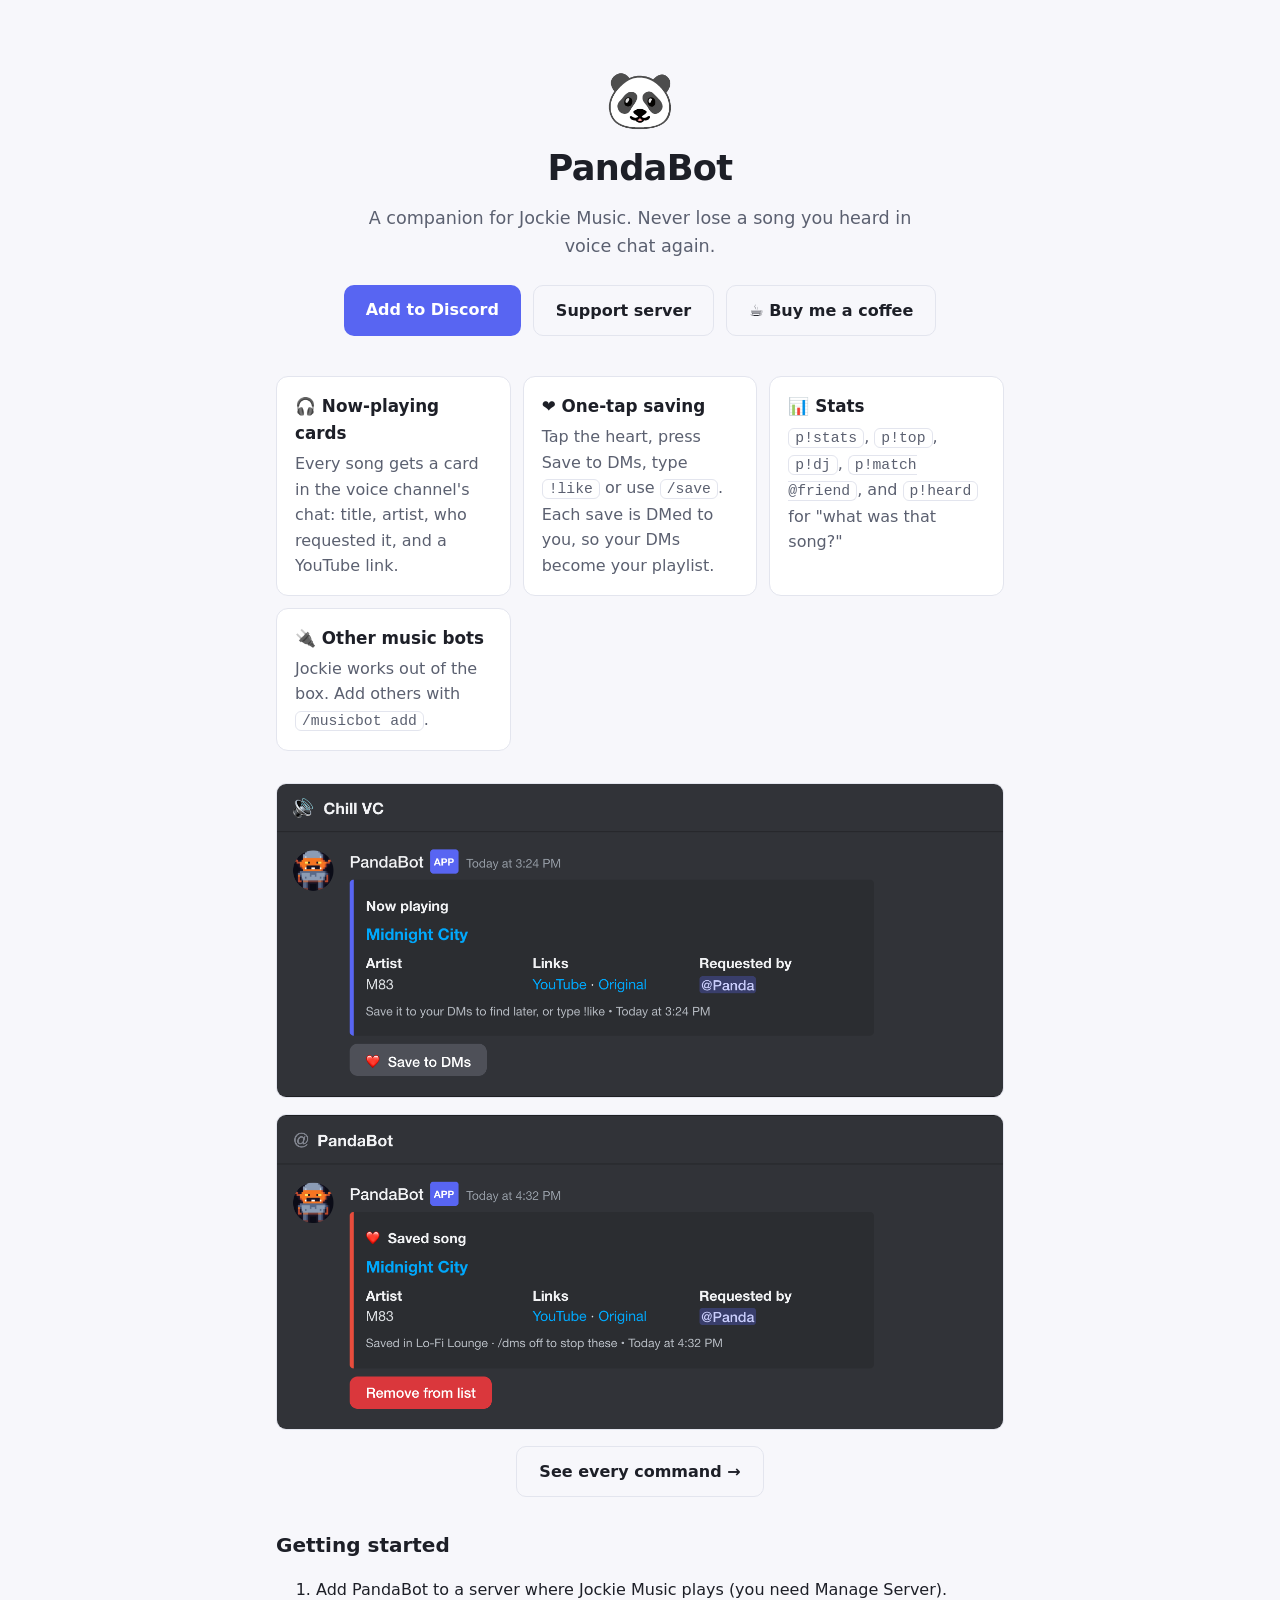
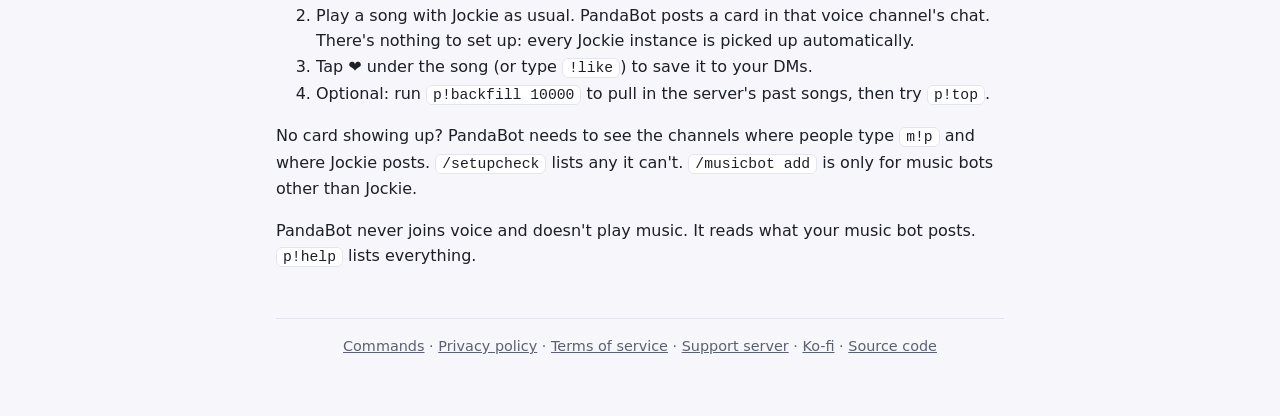
<file: site/index.html>
<!doctype html>
<html lang="en">
<head>
  <meta charset="utf-8">
  <meta name="viewport" content="width=device-width, initial-scale=1">
  <title>PandaBot for Discord</title>
  <meta name="description" content="A companion for Jockie Music: now-playing cards in voice chat, one-tap song saving with DM cards, and music stats.">
  <link rel="stylesheet" href="style.css">
</head>
<body>
<main>
  <header class="hero">
    <div class="logo">🐼</div>
    <h1>PandaBot</h1>
    <p class="lede">A companion for Jockie Music. Never lose a song you heard in voice chat again.</p>
    <div class="actions">
      <a class="button" href="https://discord.com/oauth2/authorize?client_id=1568403551665782835&amp;scope=bot+applications.commands&amp;permissions=117824">Add to Discord</a>
      <a class="button secondary" href="https://discord.gg/vvShzeYx5E">Support server</a>
      <a class="button secondary" href="https://ko-fi.com/jtatuncsoft/tip">☕ Buy me a coffee</a>
    </div>
  </header>

  <section class="grid">
    <div class="card"><h3>🎧 Now-playing cards</h3><p>Every song gets a card in the voice channel's chat: title, artist, who requested it, and a YouTube link.</p></div>
    <div class="card"><h3>❤️ One-tap saving</h3><p>Tap the heart, press Save to DMs, type <code>!like</code> or use <code>/save</code>. Each save is DMed to you, so your DMs become your playlist.</p></div>
    <div class="card"><h3>📊 Stats</h3><p><code>p!stats</code>, <code>p!top</code>, <code>p!dj</code>, <code>p!match @friend</code>, and <code>p!heard</code> for "what was that song?"</p></div>
    <div class="card"><h3>🔌 Other music bots</h3><p>Jockie works out of the box. Add others with <code>/musicbot add</code>.</p></div>
  </section>

  <section class="showcase">
    <img class="shot" src="img/commands/now-playing.png" width="720" height="310"
         alt="PandaBot's now-playing card in a voice channel's chat, with a Save to DMs button">
    <img class="shot" src="img/commands/dm-card.png" width="720" height="311" loading="lazy"
         alt="A saved song delivered to your DMs by PandaBot">
  </section>
  <p class="more"><a class="button secondary" href="commands.html">See every command →</a></p>

  <h2>Getting started</h2>
  <ol>
    <li>Add PandaBot to a server where Jockie Music plays (you need Manage Server).</li>
    <li>Play a song with Jockie as usual. PandaBot posts a card in that voice channel's chat. There's nothing to set up: every Jockie instance is picked up automatically.</li>
    <li>Tap ❤️ under the song (or type <code>!like</code>) to save it to your DMs.</li>
    <li>Optional: run <code>p!backfill 10000</code> to pull in the server's past songs, then try <code>p!top</code>.</li>
  </ol>
  <p>No card showing up? PandaBot needs to see the channels where people type <code>m!p</code> and where Jockie posts. <code>/setupcheck</code> lists any it can't. <code>/musicbot add</code> is only for music bots other than Jockie.</p>
  <p>PandaBot never joins voice and doesn't play music. It reads what your music bot posts. <code>p!help</code> lists everything.</p>

  <footer>
    <a href="commands.html">Commands</a> · <a href="privacy.html">Privacy policy</a> · <a href="terms.html">Terms of service</a> · <a href="https://discord.gg/vvShzeYx5E">Support server</a> · <a href="https://ko-fi.com/jtatuncsoft/tip">Ko-fi</a> · <a href="https://github.com/uncSoft/pandabot">Source code</a>
  </footer>
</main>
</body>
</html>
</file>
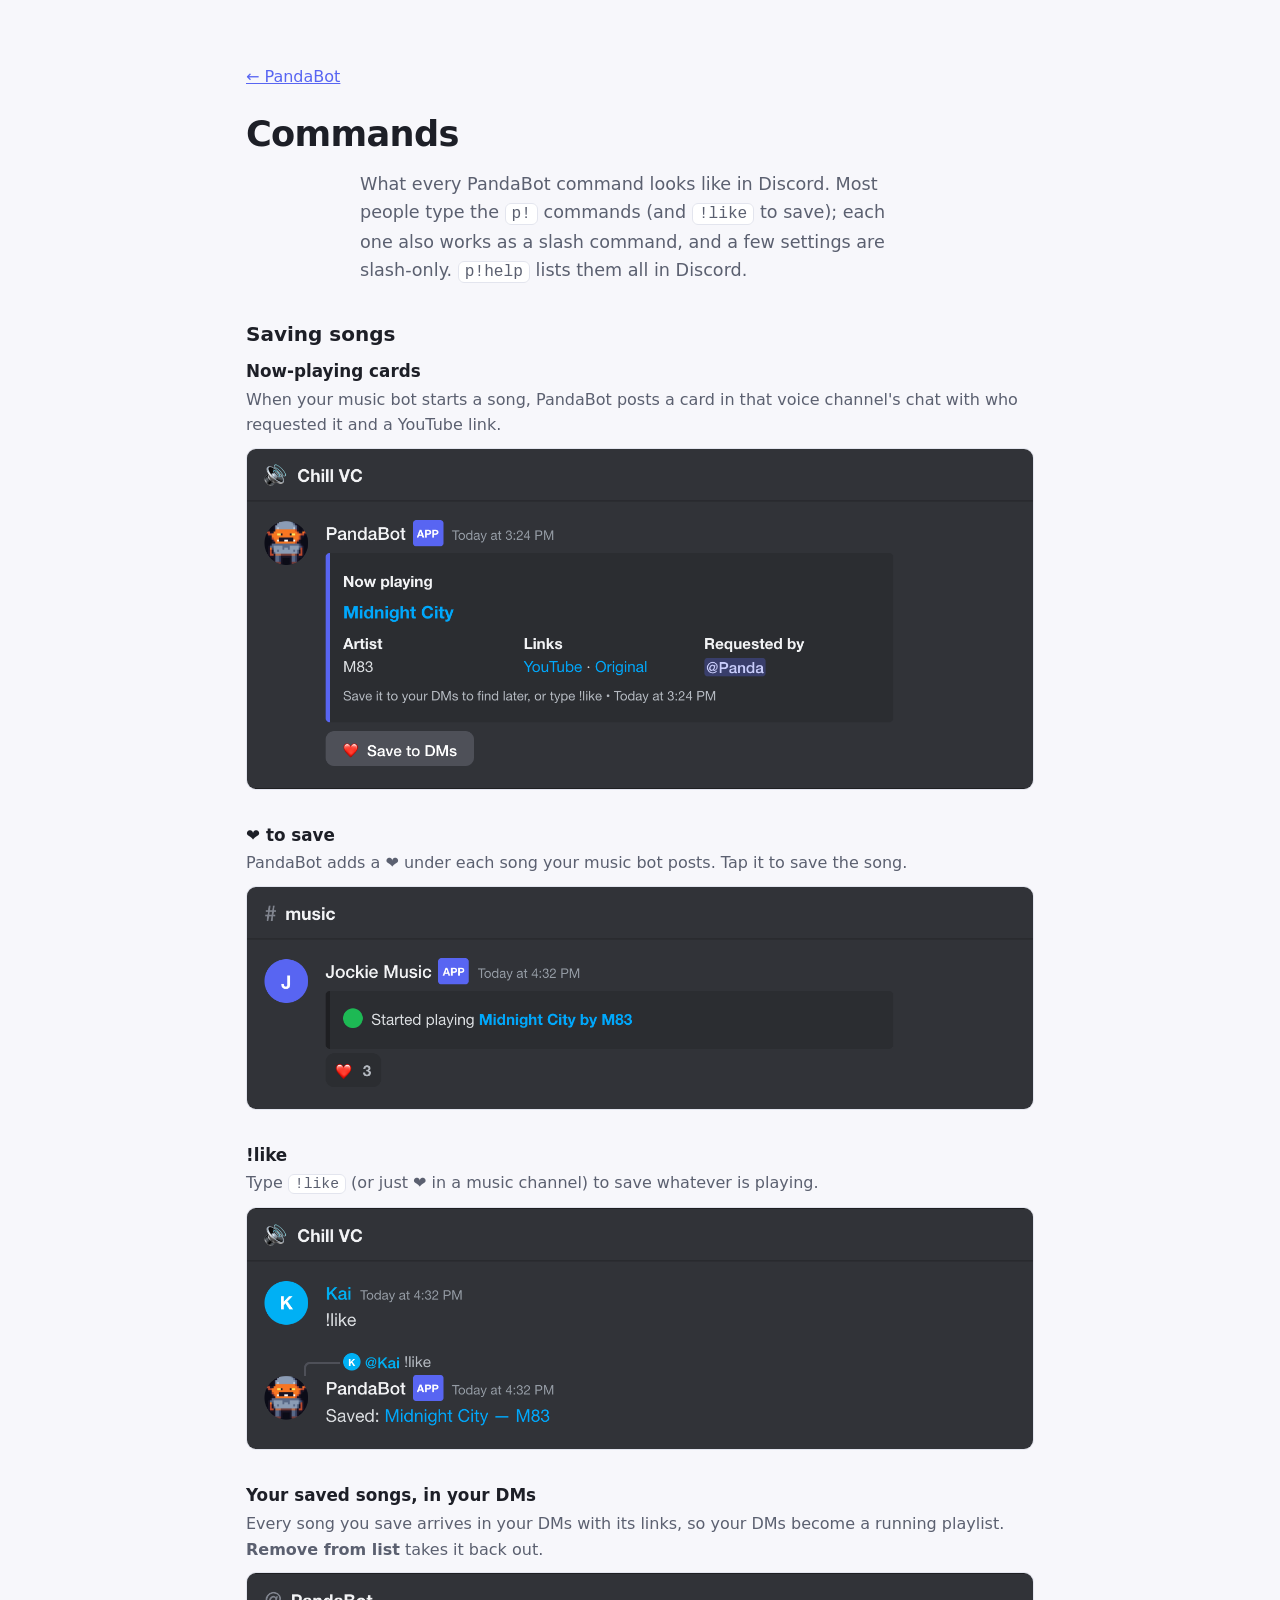
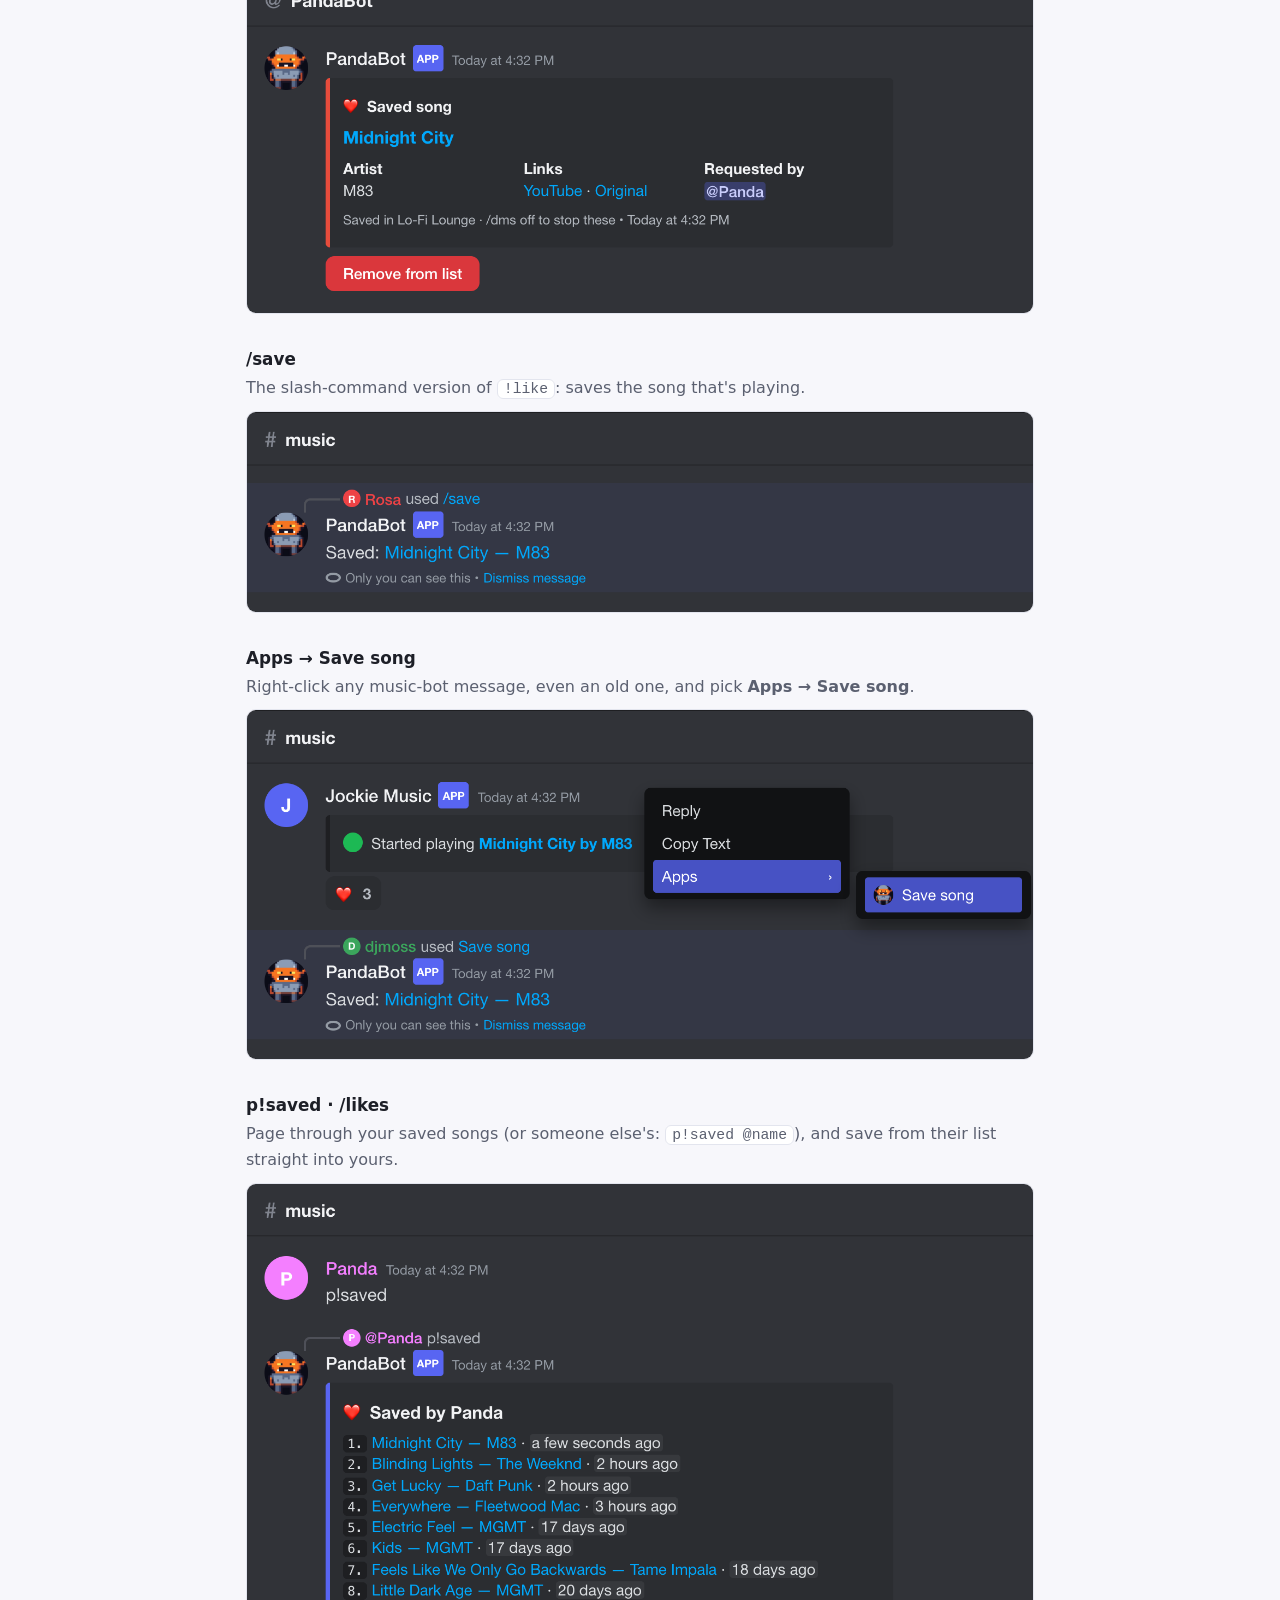
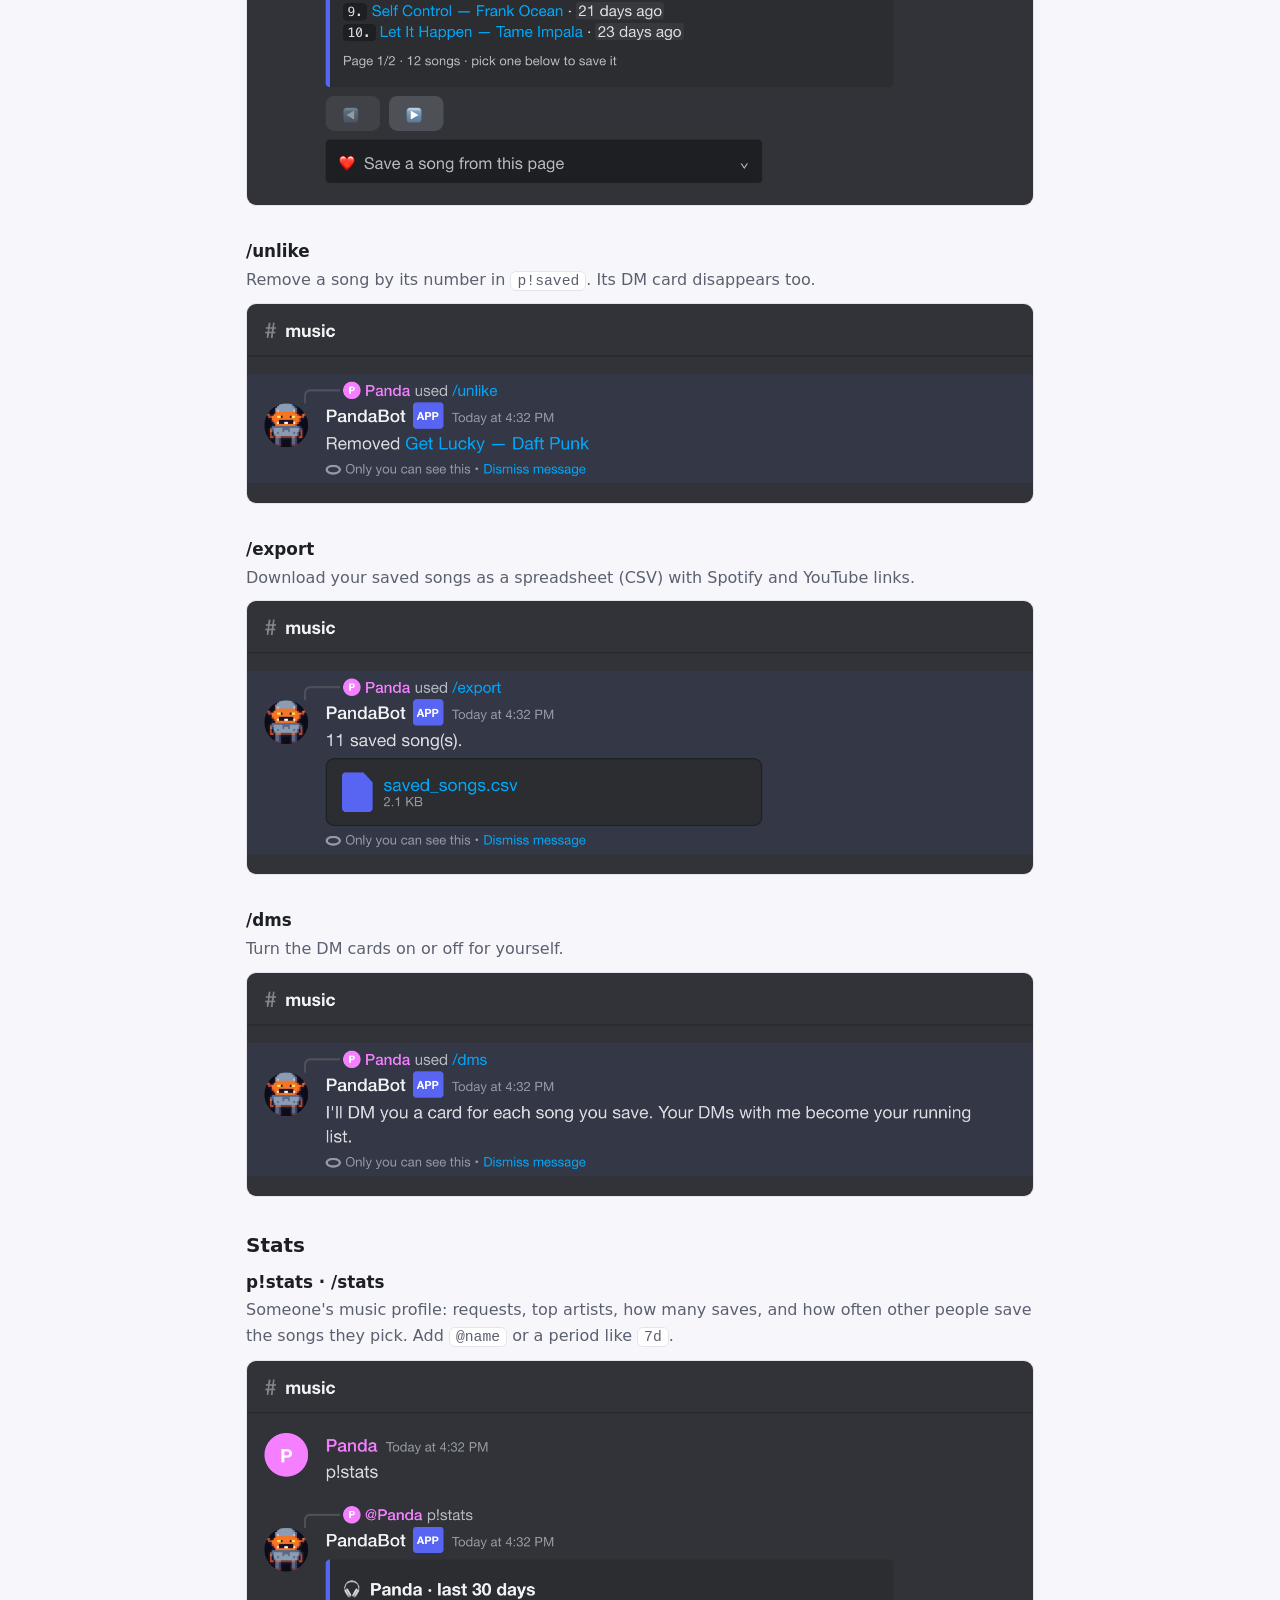
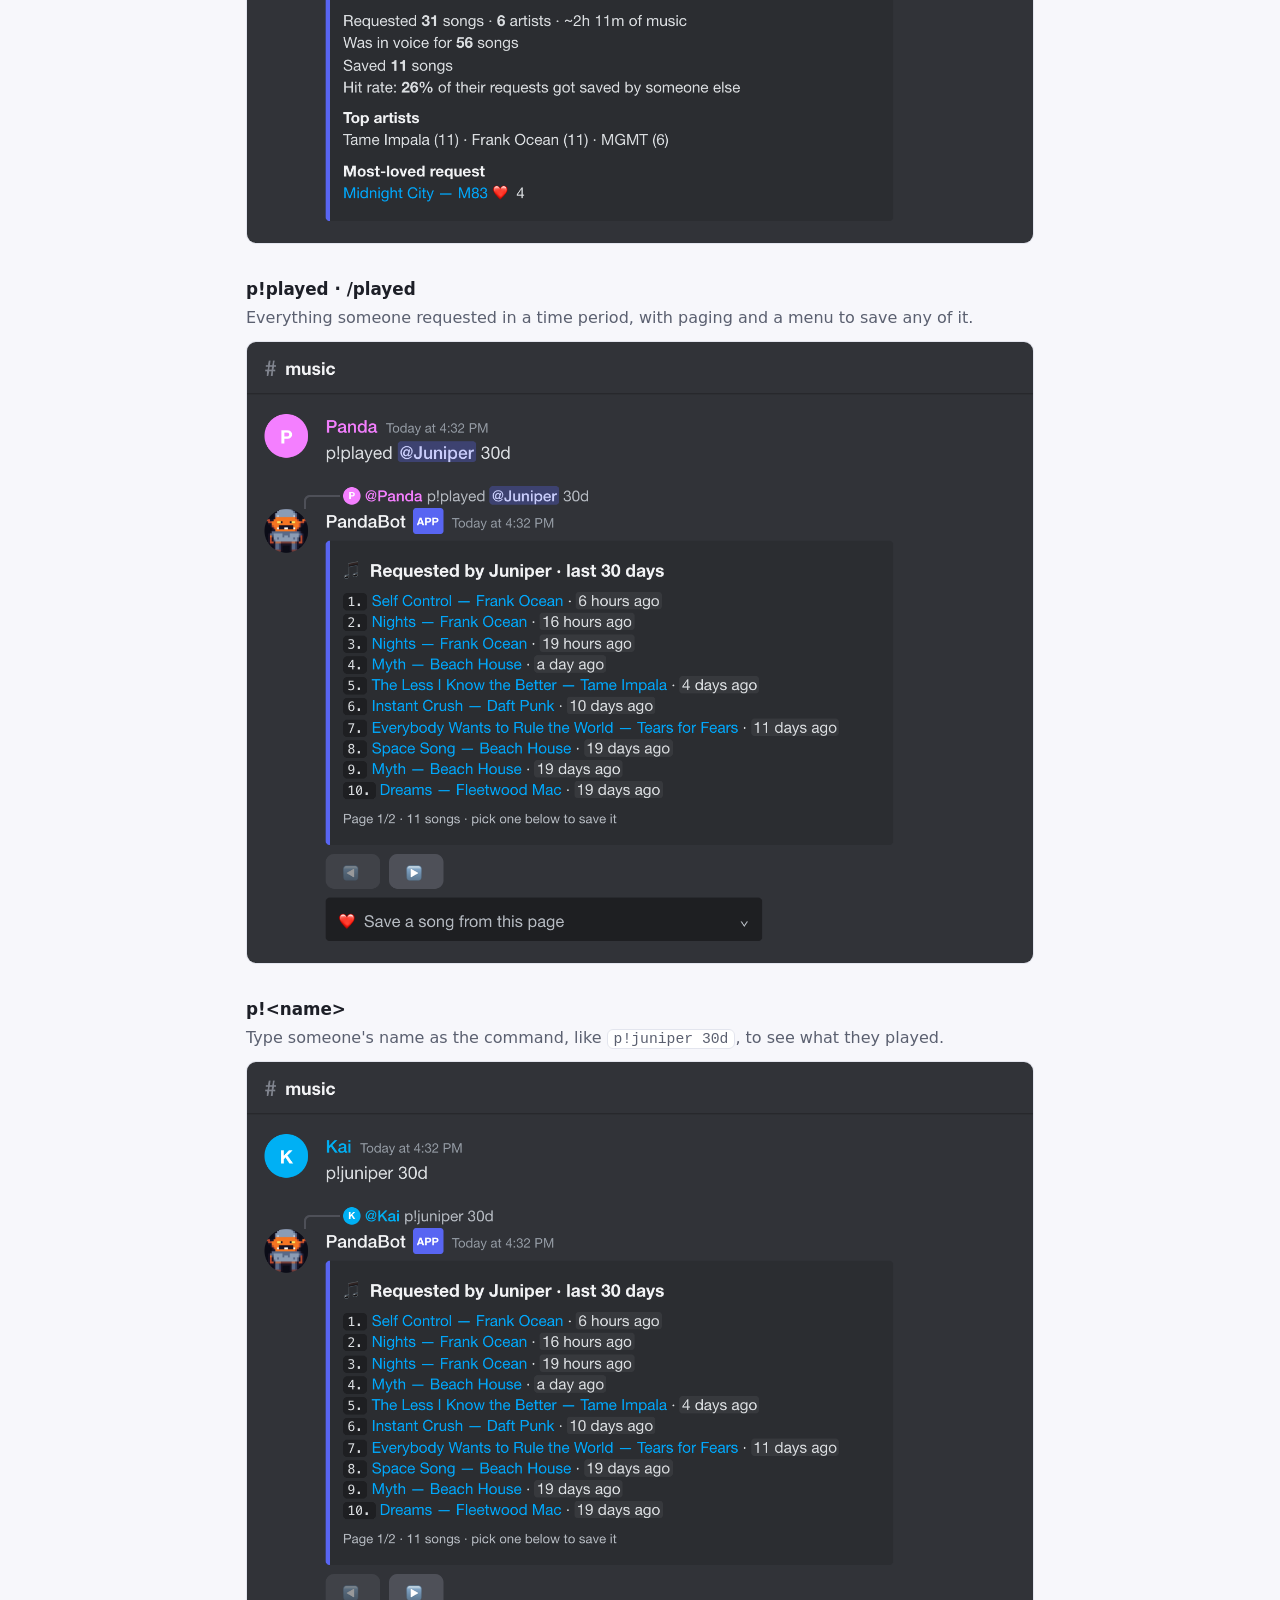
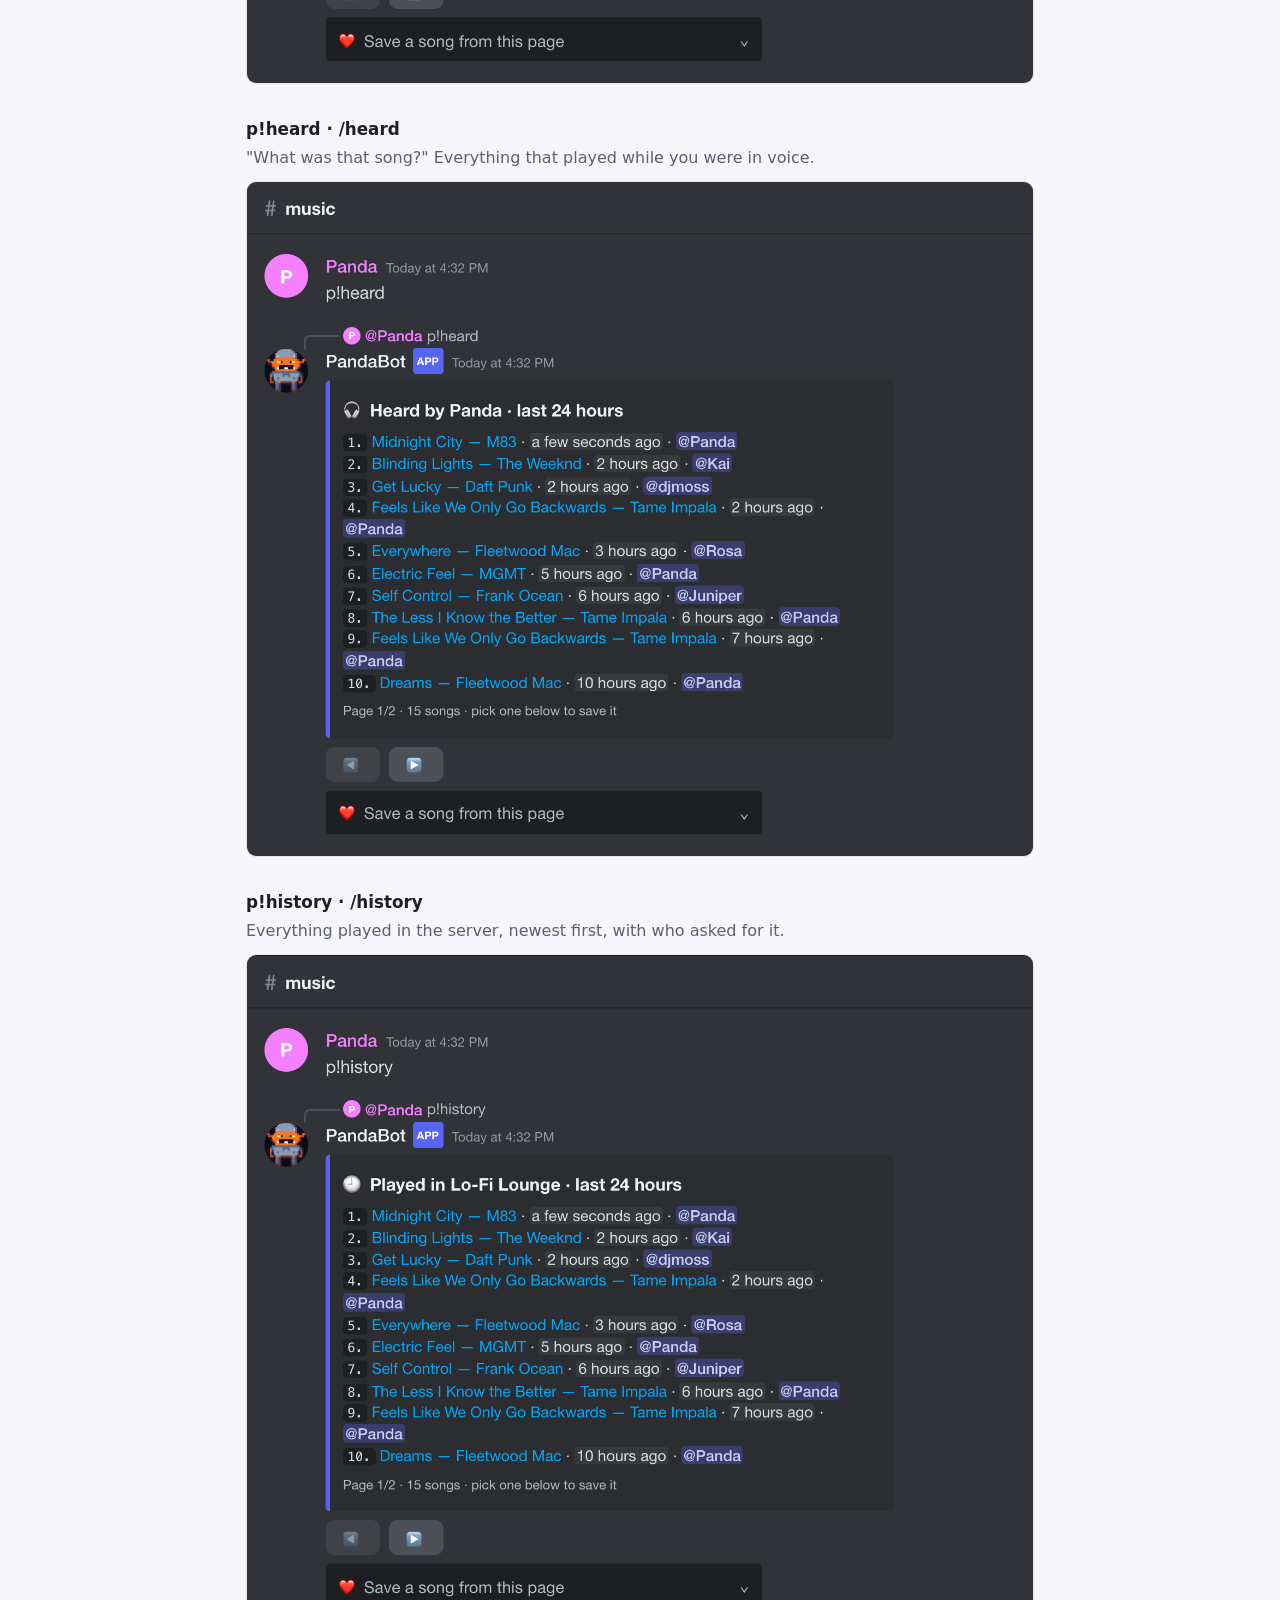
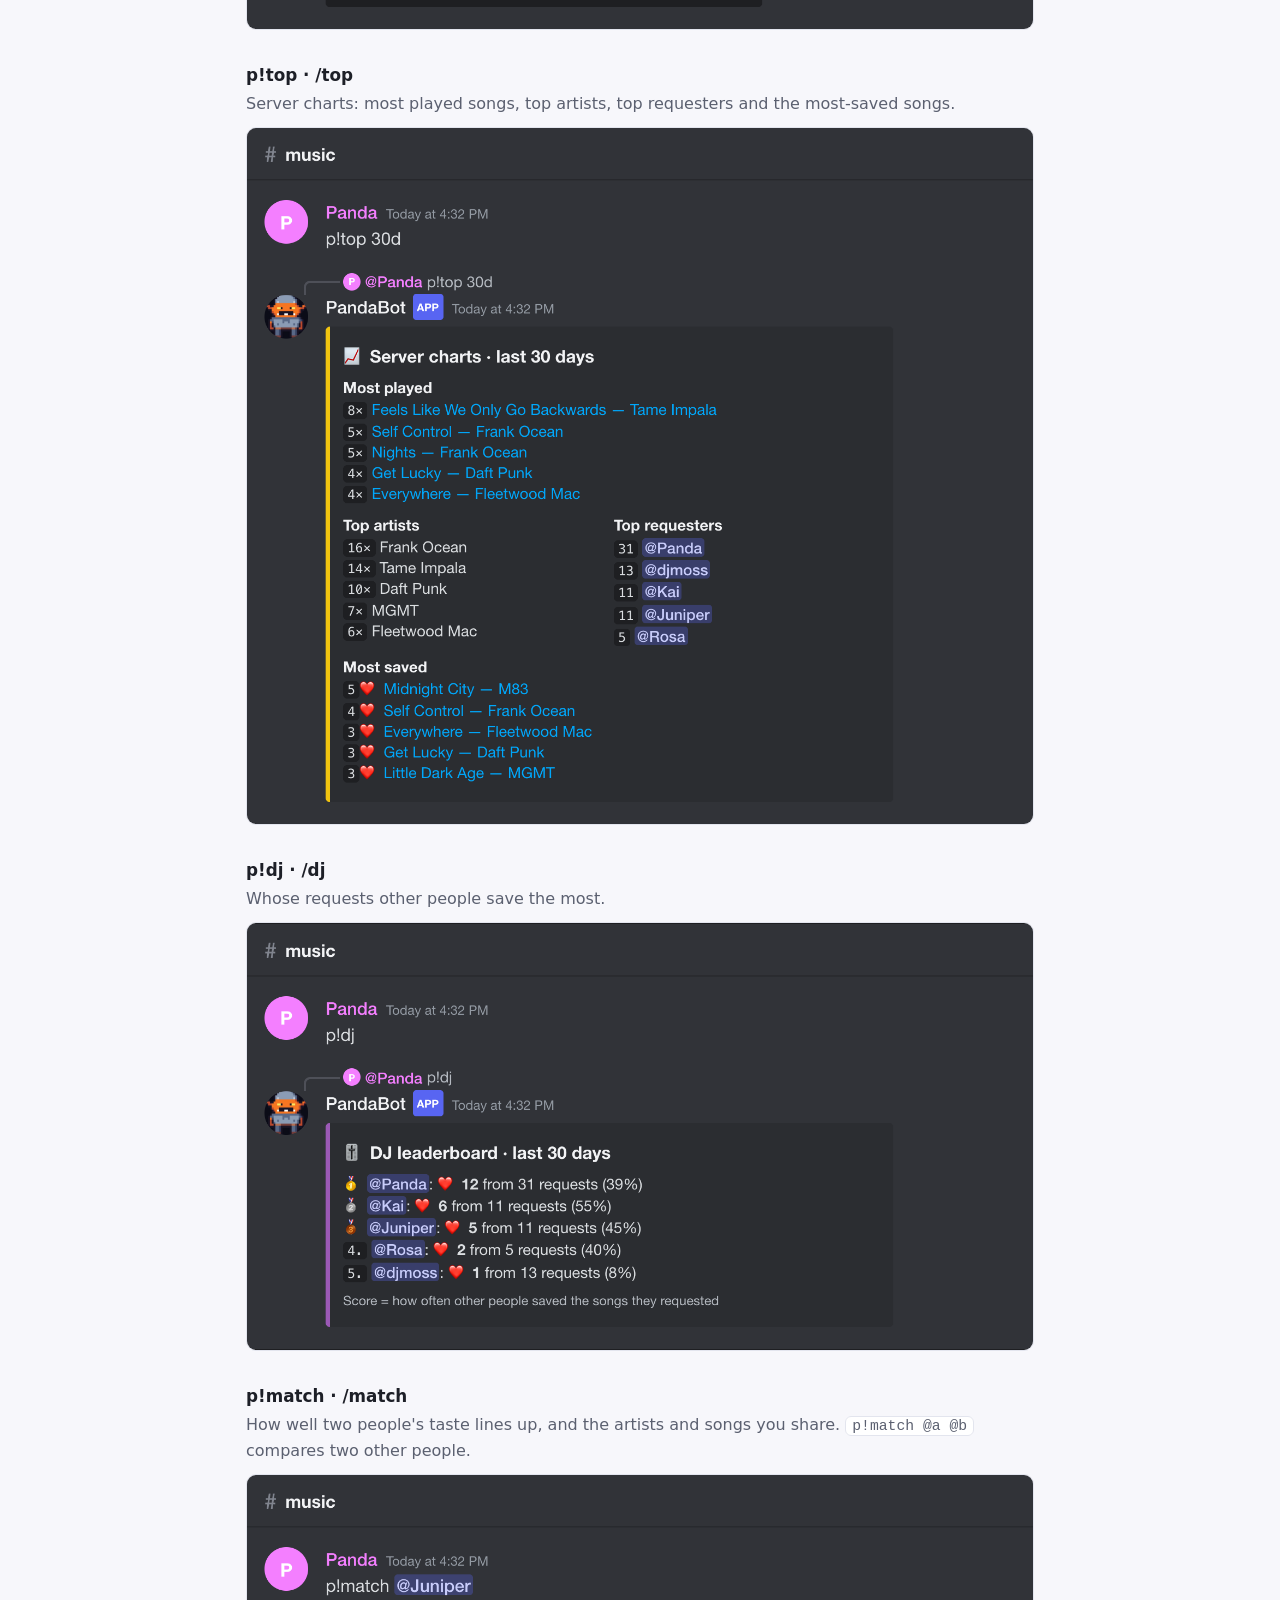
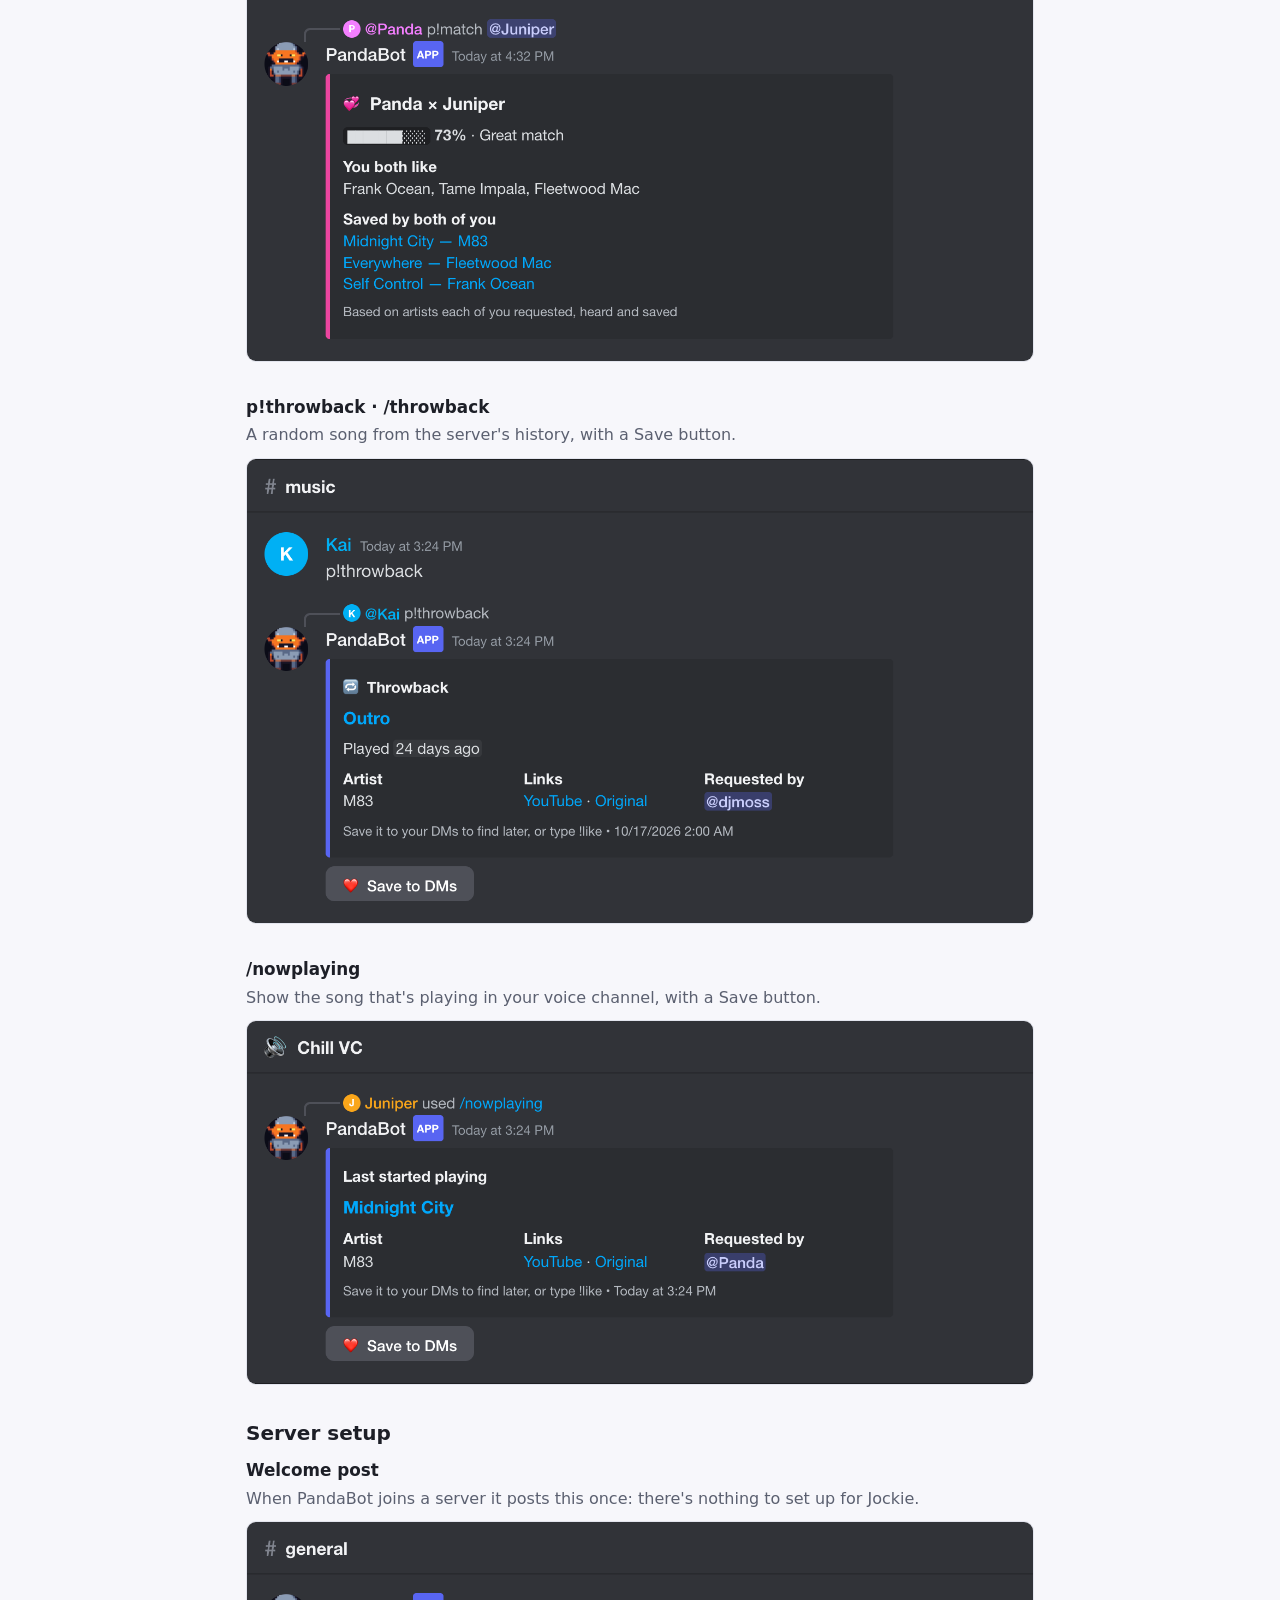
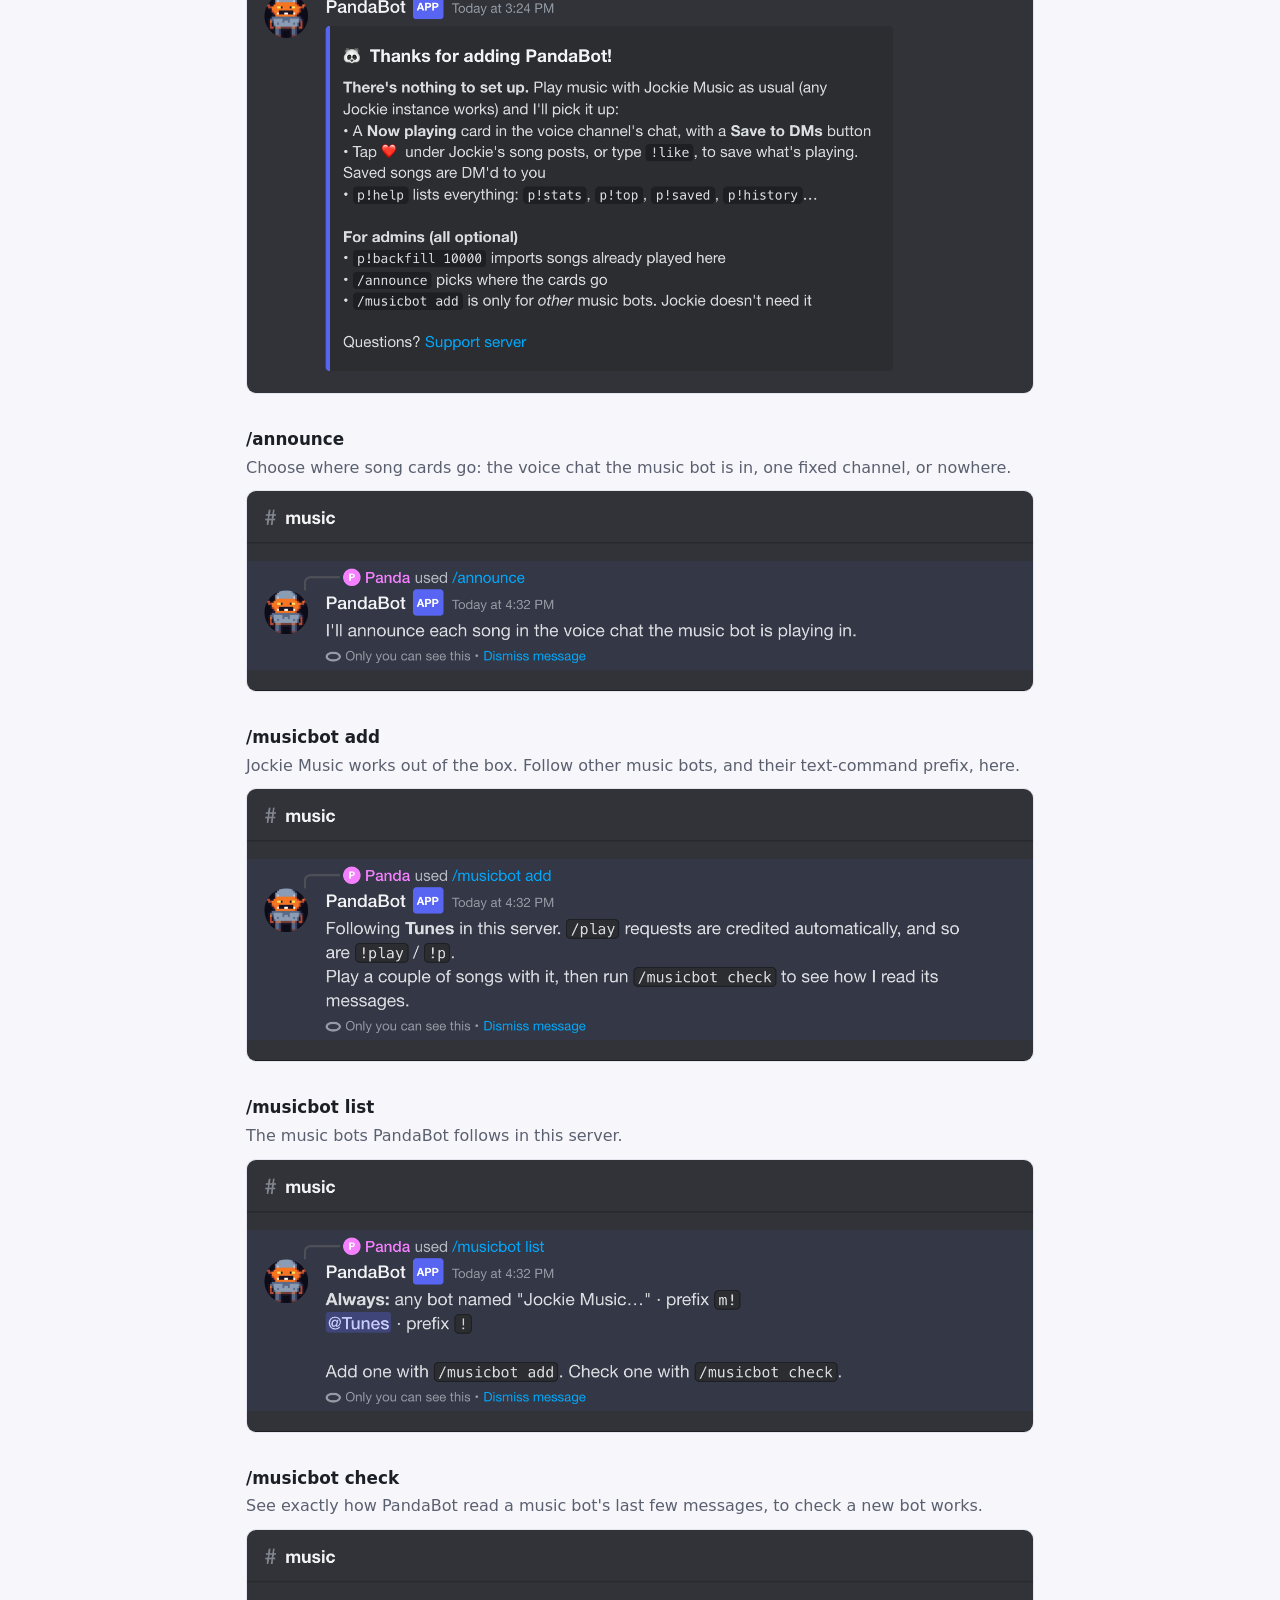
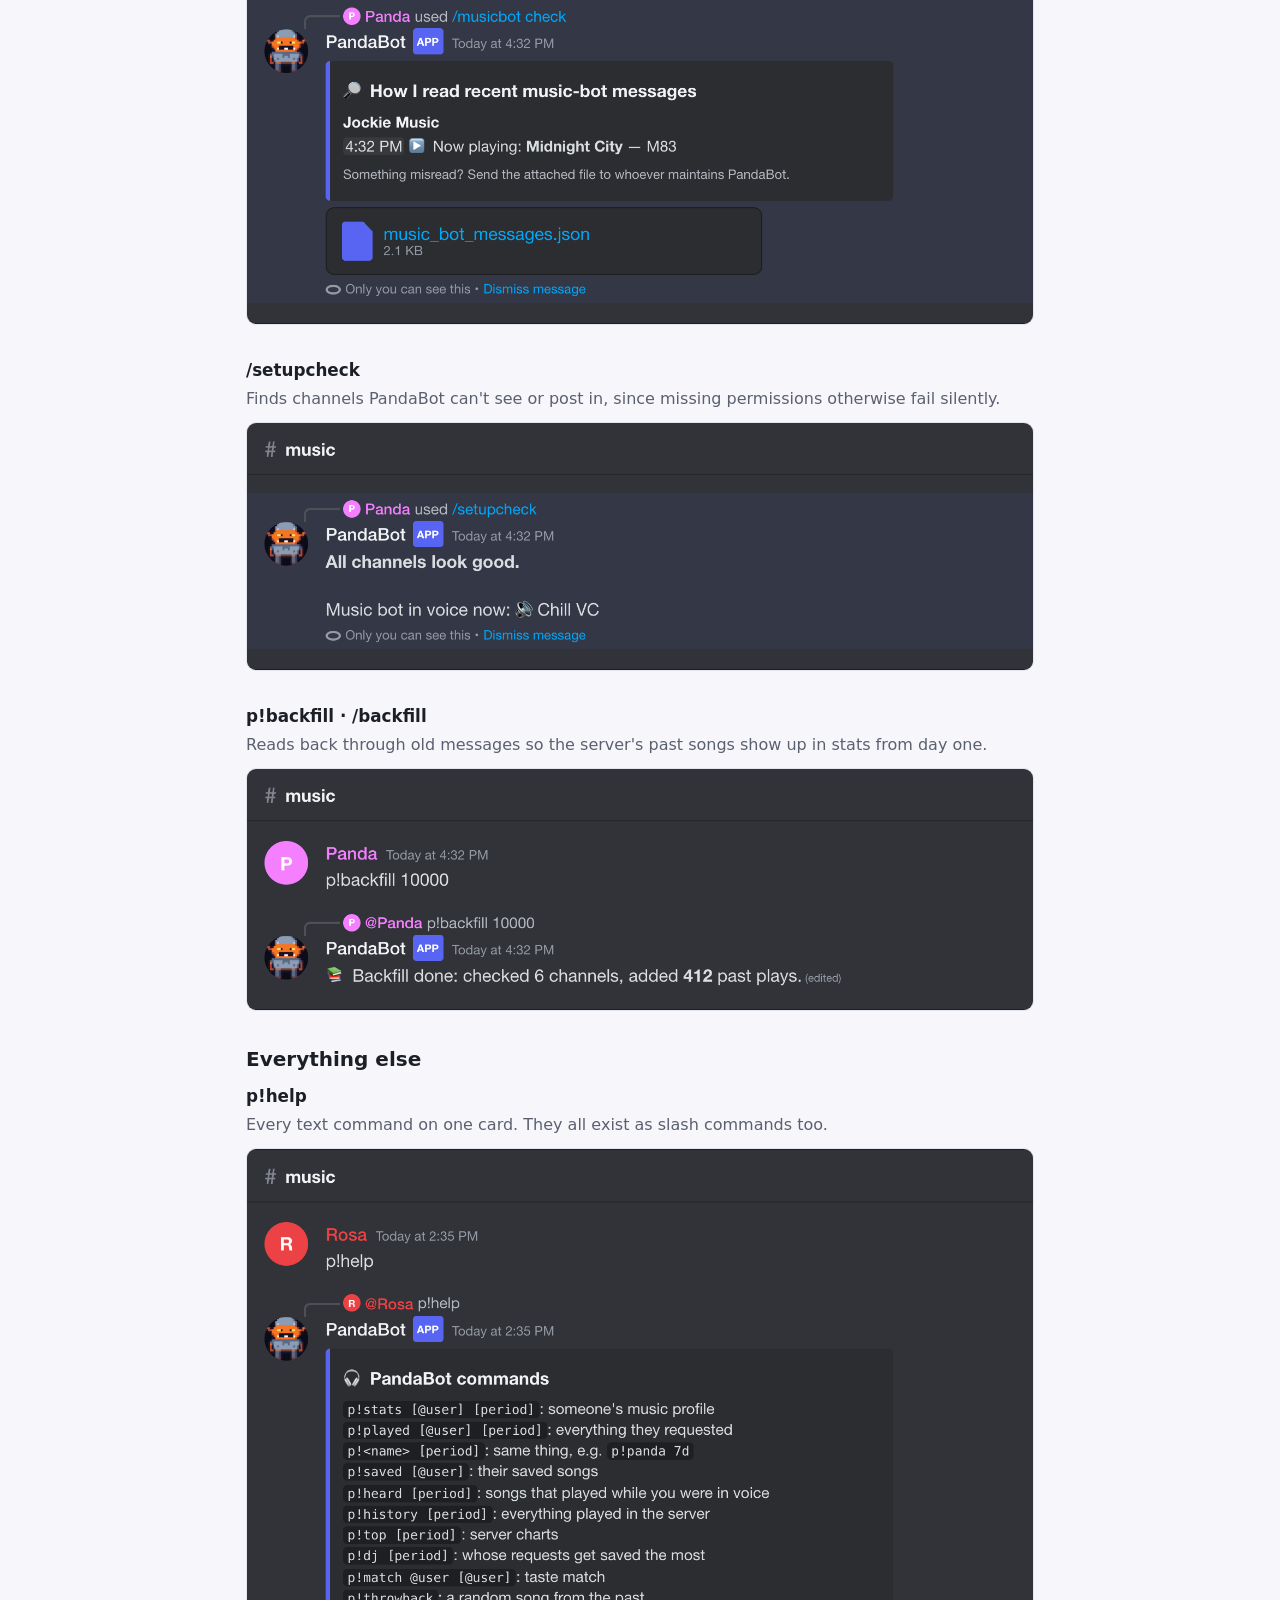
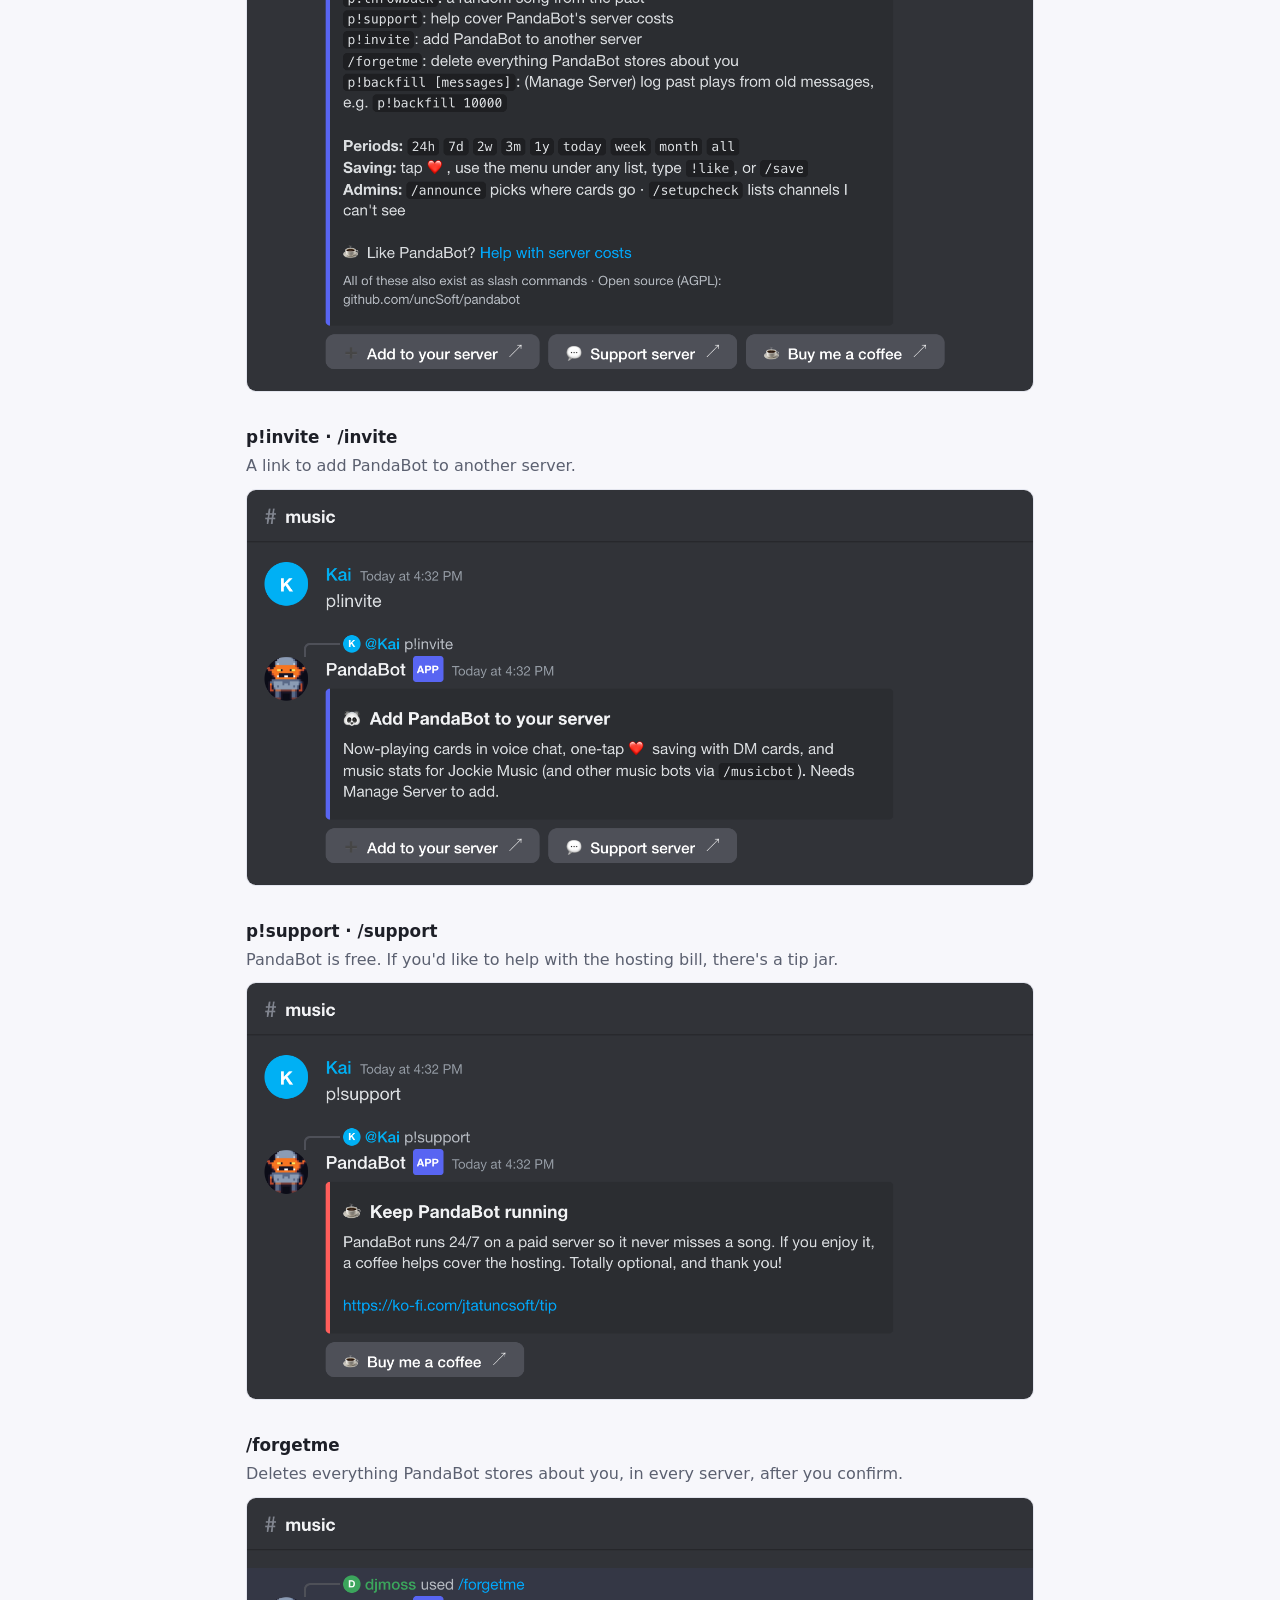
<file: site/commands.html>
<!doctype html>
<html lang="en">
<head>
  <meta charset="utf-8">
  <meta name="viewport" content="width=device-width, initial-scale=1">
  <title>PandaBot commands</title>
  <meta name="description" content="Every PandaBot command, with a screenshot of what it looks like in Discord.">
  <link rel="stylesheet" href="style.css">
</head>
<body>
<main class="wide">
  <p><a href="index.html">← PandaBot</a></p>
  <h1>Commands</h1>
  <p class="lede">What every PandaBot command looks like in Discord. Most people type the <code>p!</code> commands
  (and <code>!like</code> to save); each one also works as a slash command, and a few settings are slash-only.
  <code>p!help</code> lists them all in Discord.</p>
  <!-- Generated by tools/screenshots.py. Edit the descriptions there, then re-run it. -->
  <h2>Saving songs</h2>
  <div class="shots">
    <figure id="now-playing">
      <figcaption><h3>Now-playing cards</h3><p>When your music bot starts a song, PandaBot posts a card in that voice channel's chat with who requested it and a YouTube link.</p></figcaption>
      <img src="img/commands/now-playing.png" width="720" height="310" loading="lazy"
           alt="PandaBot in Discord: Now-playing cards">
    </figure>
    <figure id="heart">
      <figcaption><h3>❤️ to save</h3><p>PandaBot adds a ❤️ under each song your music bot posts. Tap it to save the song.</p></figcaption>
      <img src="img/commands/heart.png" width="720" height="202" loading="lazy"
           alt="PandaBot in Discord: ❤️ to save">
    </figure>
    <figure id="like">
      <figcaption><h3>!like</h3><p>Type <code>!like</code> (or just ❤️ in a music channel) to save whatever is playing.</p></figcaption>
      <img src="img/commands/like.png" width="720" height="220" loading="lazy"
           alt="PandaBot in Discord: !like">
    </figure>
    <figure id="dm-card">
      <figcaption><h3>Your saved songs, in your DMs</h3><p>Every song you save arrives in your DMs with its links, so your DMs become a running playlist. <b>Remove from list</b> takes it back out.</p></figcaption>
      <img src="img/commands/dm-card.png" width="720" height="310" loading="lazy"
           alt="PandaBot in Discord: Your saved songs, in your DMs">
    </figure>
    <figure id="save">
      <figcaption><h3>/save</h3><p>The slash-command version of <code>!like</code>: saves the song that's playing.</p></figcaption>
      <img src="img/commands/save.png" width="720" height="182" loading="lazy"
           alt="PandaBot in Discord: /save">
    </figure>
    <figure id="save-song-menu">
      <figcaption><h3>Apps → Save song</h3><p>Right-click any music-bot message, even an old one, and pick <b>Apps → Save song</b>.</p></figcaption>
      <img src="img/commands/save-song-menu.png" width="720" height="318" loading="lazy"
           alt="PandaBot in Discord: Apps → Save song">
    </figure>
    <figure id="likes">
      <figcaption><h3>p!saved  ·  /likes</h3><p>Page through your saved songs (or someone else's: <code>p!saved @name</code>), and save from their list straight into yours.</p></figcaption>
      <img src="img/commands/likes.png" width="720" height="569" loading="lazy"
           alt="PandaBot in Discord: p!saved  ·  /likes">
    </figure>
    <figure id="unlike">
      <figcaption><h3>/unlike</h3><p>Remove a song by its number in <code>p!saved</code>. Its DM card disappears too.</p></figcaption>
      <img src="img/commands/unlike.png" width="720" height="182" loading="lazy"
           alt="PandaBot in Discord: /unlike">
    </figure>
    <figure id="export">
      <figcaption><h3>/export</h3><p>Download your saved songs as a spreadsheet (CSV) with Spotify and YouTube links.</p></figcaption>
      <img src="img/commands/export.png" width="720" height="250" loading="lazy"
           alt="PandaBot in Discord: /export">
    </figure>
    <figure id="dms">
      <figcaption><h3>/dms</h3><p>Turn the DM cards on or off for yourself.</p></figcaption>
      <img src="img/commands/dms.png" width="720" height="204" loading="lazy"
           alt="PandaBot in Discord: /dms">
    </figure>
  </div>
  <h2>Stats</h2>
  <div class="shots">
    <figure id="stats">
      <figcaption><h3>p!stats  ·  /stats</h3><p>Someone's music profile: requests, top artists, how many saves, and how often other people save the songs they pick. Add <code>@name</code> or a period like <code>7d</code>.</p></figcaption>
      <img src="img/commands/stats.png" width="720" height="442" loading="lazy"
           alt="PandaBot in Discord: p!stats  ·  /stats">
    </figure>
    <figure id="played">
      <figcaption><h3>p!played  ·  /played</h3><p>Everything someone requested in a time period, with paging and a menu to save any of it.</p></figcaption>
      <img src="img/commands/played.png" width="720" height="569" loading="lazy"
           alt="PandaBot in Discord: p!played  ·  /played">
    </figure>
    <figure id="name-shortcut">
      <figcaption><h3>p!&lt;name&gt;</h3><p>Type someone's name as the command, like <code>p!juniper 30d</code>, to see what they played.</p></figcaption>
      <img src="img/commands/name-shortcut.png" width="720" height="569" loading="lazy"
           alt="PandaBot in Discord: p!&lt;name&gt;">
    </figure>
    <figure id="heard">
      <figcaption><h3>p!heard  ·  /heard</h3><p>"What was that song?" Everything that played while you were in voice.</p></figcaption>
      <img src="img/commands/heard.png" width="720" height="618" loading="lazy"
           alt="PandaBot in Discord: p!heard  ·  /heard">
    </figure>
    <figure id="history">
      <figcaption><h3>p!history  ·  /history</h3><p>Everything played in the server, newest first, with who asked for it.</p></figcaption>
      <img src="img/commands/history.png" width="720" height="618" loading="lazy"
           alt="PandaBot in Discord: p!history  ·  /history">
    </figure>
    <figure id="top">
      <figcaption><h3>p!top  ·  /top</h3><p>Server charts: most played songs, top artists, top requesters and the most-saved songs.</p></figcaption>
      <img src="img/commands/top.png" width="720" height="638" loading="lazy"
           alt="PandaBot in Discord: p!top  ·  /top">
    </figure>
    <figure id="dj">
      <figcaption><h3>p!dj  ·  /dj</h3><p>Whose requests other people save the most.</p></figcaption>
      <img src="img/commands/dj.png" width="720" height="390" loading="lazy"
           alt="PandaBot in Discord: p!dj  ·  /dj">
    </figure>
    <figure id="match">
      <figcaption><h3>p!match  ·  /match</h3><p>How well two people's taste lines up, and the artists and songs you share. <code>p!match @a @b</code> compares two other people.</p></figcaption>
      <img src="img/commands/match.png" width="720" height="444" loading="lazy"
           alt="PandaBot in Discord: p!match  ·  /match">
    </figure>
    <figure id="throwback">
      <figcaption><h3>p!throwback  ·  /throwback</h3><p>A random song from the server's history, with a Save button.</p></figcaption>
      <img src="img/commands/throwback.png" width="720" height="424" loading="lazy"
           alt="PandaBot in Discord: p!throwback  ·  /throwback">
    </figure>
    <figure id="nowplaying">
      <figcaption><h3>/nowplaying</h3><p>Show the song that's playing in your voice channel, with a Save button.</p></figcaption>
      <img src="img/commands/nowplaying.png" width="720" height="331" loading="lazy"
           alt="PandaBot in Discord: /nowplaying">
    </figure>
  </div>
  <h2>Server setup</h2>
  <div class="shots">
    <figure id="welcome">
      <figcaption><h3>Welcome post</h3><p>When PandaBot joins a server it posts this once: there's nothing to set up for Jockie.</p></figcaption>
      <img src="img/commands/welcome.png" width="720" height="430" loading="lazy"
           alt="PandaBot in Discord: Welcome post">
    </figure>
    <figure id="announce">
      <figcaption><h3>/announce</h3><p>Choose where song cards go: the voice chat the music bot is in, one fixed channel, or nowhere.</p></figcaption>
      <img src="img/commands/announce.png" width="720" height="182" loading="lazy"
           alt="PandaBot in Discord: /announce">
    </figure>
    <figure id="musicbot-add">
      <figcaption><h3>/musicbot add</h3><p>Jockie Music works out of the box. Follow other music bots, and their text-command prefix, here.</p></figcaption>
      <img src="img/commands/musicbot-add.png" width="720" height="248" loading="lazy"
           alt="PandaBot in Discord: /musicbot add">
    </figure>
    <figure id="musicbot-list">
      <figcaption><h3>/musicbot list</h3><p>The music bots PandaBot follows in this server.</p></figcaption>
      <img src="img/commands/musicbot-list.png" width="720" height="248" loading="lazy"
           alt="PandaBot in Discord: /musicbot list">
    </figure>
    <figure id="musicbot-check">
      <figcaption><h3>/musicbot check</h3><p>See exactly how PandaBot read a music bot's last few messages, to check a new bot works.</p></figcaption>
      <img src="img/commands/musicbot-check.png" width="720" height="360" loading="lazy"
           alt="PandaBot in Discord: /musicbot check">
    </figure>
    <figure id="setupcheck">
      <figcaption><h3>/setupcheck</h3><p>Finds channels PandaBot can't see or post in, since missing permissions otherwise fail silently.</p></figcaption>
      <img src="img/commands/setupcheck.png" width="720" height="226" loading="lazy"
           alt="PandaBot in Discord: /setupcheck">
    </figure>
    <figure id="backfill">
      <figcaption><h3>p!backfill  ·  /backfill</h3><p>Reads back through old messages so the server's past songs show up in stats from day one.</p></figcaption>
      <img src="img/commands/backfill.png" width="720" height="220" loading="lazy"
           alt="PandaBot in Discord: p!backfill  ·  /backfill">
    </figure>
  </div>
  <h2>Everything else</h2>
  <div class="shots">
    <figure id="help">
      <figcaption><h3>p!help</h3><p>Every text command on one card. They all exist as slash commands too.</p></figcaption>
      <img src="img/commands/help.png" width="720" height="772" loading="lazy"
           alt="PandaBot in Discord: p!help">
    </figure>
    <figure id="invite">
      <figcaption><h3>p!invite  ·  /invite</h3><p>A link to add PandaBot to another server.</p></figcaption>
      <img src="img/commands/invite.png" width="720" height="362" loading="lazy"
           alt="PandaBot in Discord: p!invite  ·  /invite">
    </figure>
    <figure id="support">
      <figcaption><h3>p!support  ·  /support</h3><p>PandaBot is free. If you'd like to help with the hosting bill, there's a tip jar.</p></figcaption>
      <img src="img/commands/support.png" width="720" height="381" loading="lazy"
           alt="PandaBot in Discord: p!support  ·  /support">
    </figure>
    <figure id="forgetme">
      <figcaption><h3>/forgetme</h3><p>Deletes everything PandaBot stores about you, in every server, after you confirm.</p></figcaption>
      <img src="img/commands/forgetme.png" width="720" height="266" loading="lazy"
           alt="PandaBot in Discord: /forgetme">
    </figure>
  </div>

  <footer>
    <a href="index.html">Home</a> · <a href="privacy.html">Privacy policy</a> · <a href="terms.html">Terms of service</a> · <a href="https://discord.gg/vvShzeYx5E">Support server</a> · <a href="https://github.com/uncSoft/pandabot">Source code</a>
  </footer>
</main>
</body>
</html>
</file>
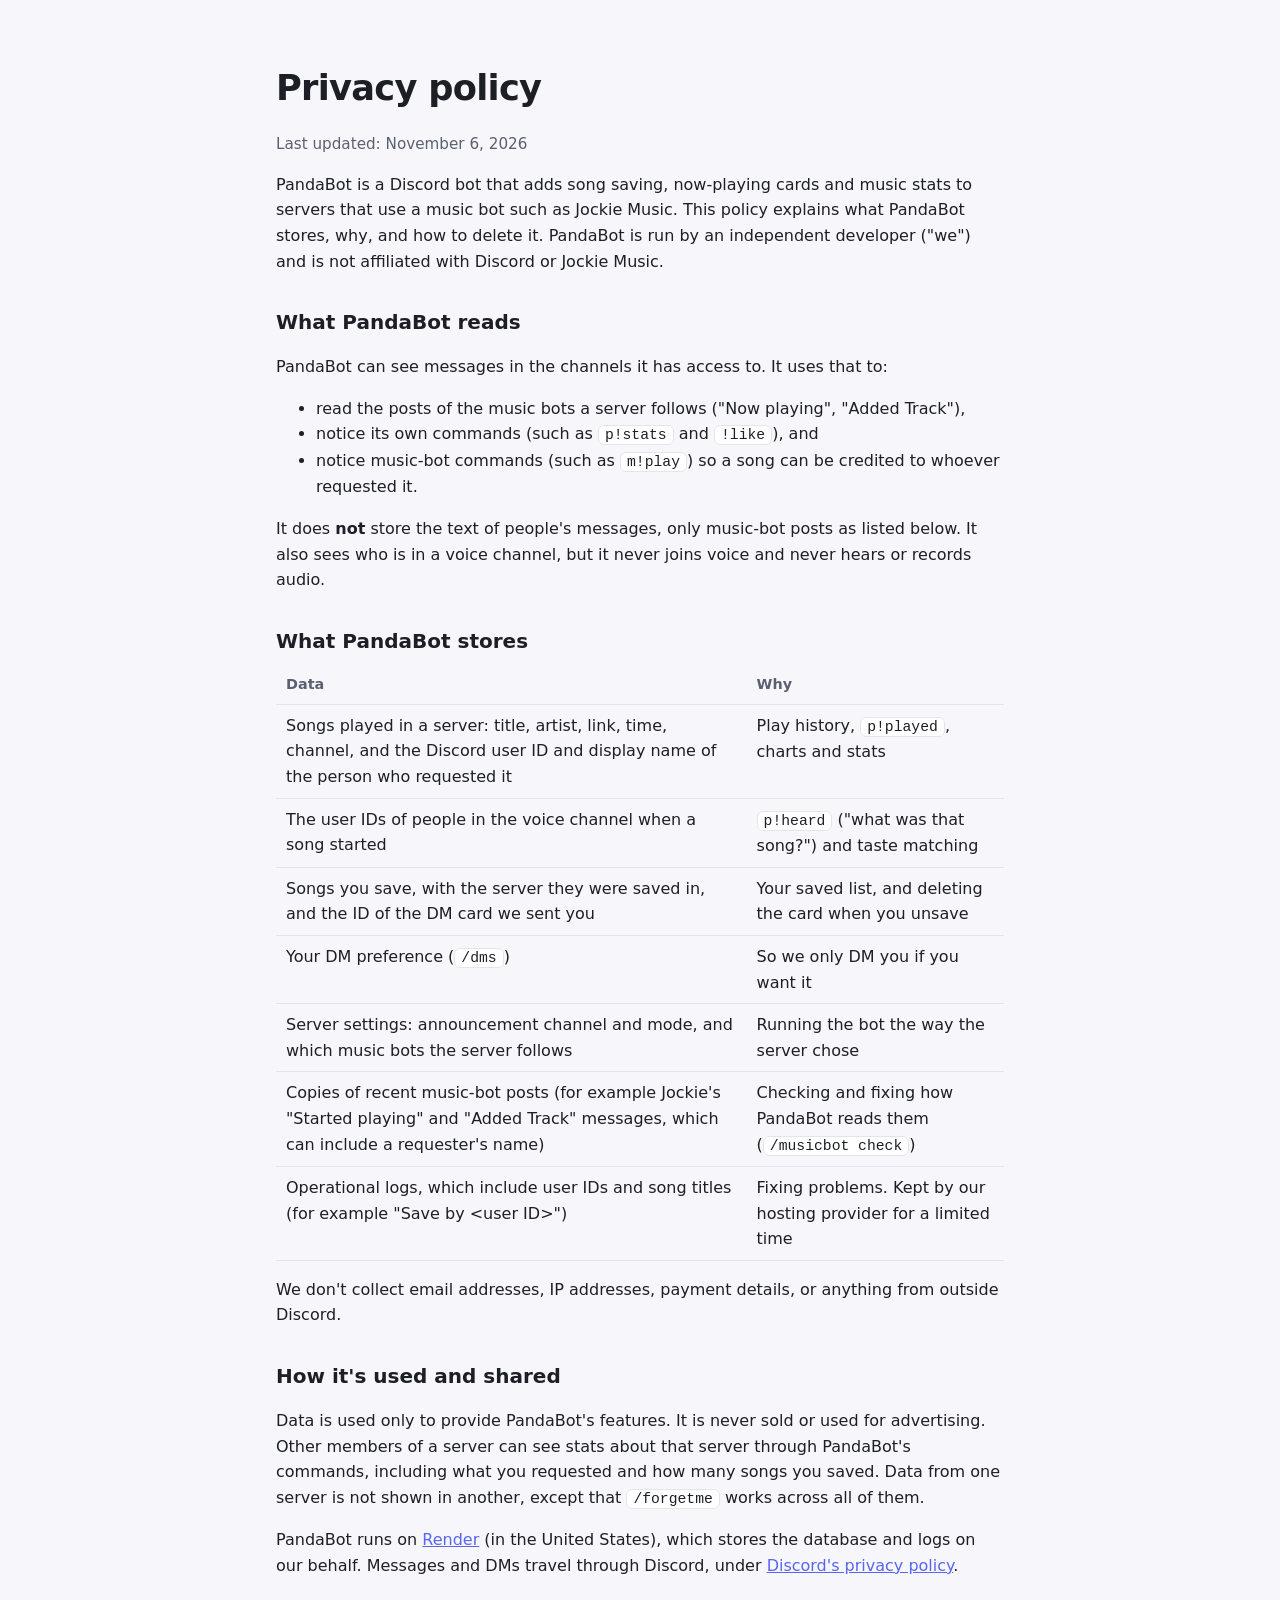
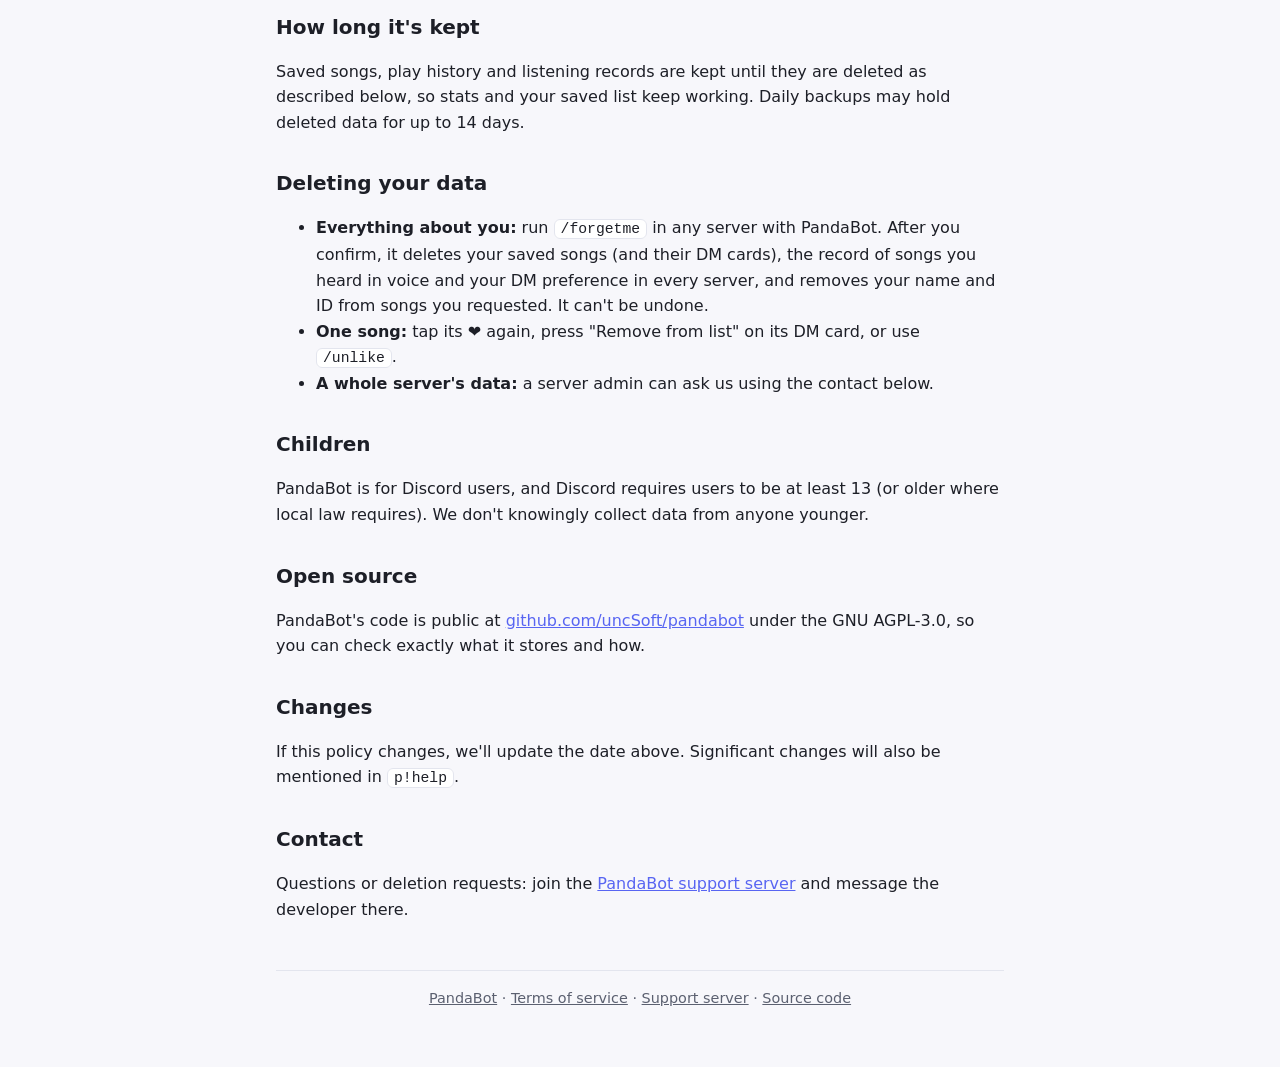
<file: site/privacy.html>
<!doctype html>
<html lang="en">
<head>
  <meta charset="utf-8">
  <meta name="viewport" content="width=device-width, initial-scale=1">
  <title>PandaBot Privacy Policy</title>
  <link rel="stylesheet" href="style.css">
</head>
<body>
<main>
  <h1>Privacy policy</h1>
  <p class="updated">Last updated: November 6, 2026</p>

  <p>PandaBot is a Discord bot that adds song saving, now-playing cards and music stats to servers that use a
  music bot such as Jockie Music. This policy explains what PandaBot stores, why, and how to delete it.
  PandaBot is run by an independent developer ("we") and is not affiliated with Discord or Jockie Music.</p>

  <h2>What PandaBot reads</h2>
  <p>PandaBot can see messages in the channels it has access to. It uses that to:</p>
  <ul>
    <li>read the posts of the music bots a server follows ("Now playing", "Added Track"),</li>
    <li>notice its own commands (such as <code>p!stats</code> and <code>!like</code>), and</li>
    <li>notice music-bot commands (such as <code>m!play</code>) so a song can be credited to whoever requested it.</li>
  </ul>
  <p>It does <strong>not</strong> store the text of people's messages, only music-bot posts as listed below. It also sees who is in a voice channel, but it never joins voice
  and never hears or records audio.</p>

  <h2>What PandaBot stores</h2>
  <table>
    <tr><th>Data</th><th>Why</th></tr>
    <tr><td>Songs played in a server: title, artist, link, time, channel, and the Discord user ID and display name of the person who requested it</td><td>Play history, <code>p!played</code>, charts and stats</td></tr>
    <tr><td>The user IDs of people in the voice channel when a song started</td><td><code>p!heard</code> ("what was that song?") and taste matching</td></tr>
    <tr><td>Songs you save, with the server they were saved in, and the ID of the DM card we sent you</td><td>Your saved list, and deleting the card when you unsave</td></tr>
    <tr><td>Your DM preference (<code>/dms</code>)</td><td>So we only DM you if you want it</td></tr>
    <tr><td>Server settings: announcement channel and mode, and which music bots the server follows</td><td>Running the bot the way the server chose</td></tr>
    <tr><td>Copies of recent music-bot posts (for example Jockie's "Started playing" and "Added Track" messages, which can include a requester's name)</td><td>Checking and fixing how PandaBot reads them (<code>/musicbot check</code>)</td></tr>
    <tr><td>Operational logs, which include user IDs and song titles (for example "Save by &lt;user ID&gt;")</td><td>Fixing problems. Kept by our hosting provider for a limited time</td></tr>
  </table>
  <p>We don't collect email addresses, IP addresses, payment details, or anything from outside Discord.</p>

  <h2>How it's used and shared</h2>
  <p>Data is used only to provide PandaBot's features. It is never sold or used for advertising. Other members of a
  server can see stats about that server through PandaBot's commands, including what you requested and how many
  songs you saved. Data from one server is not shown in another, except that <code>/forgetme</code> works across all of them.</p>
  <p>PandaBot runs on <a href="https://render.com">Render</a> (in the United States), which stores the database and logs on our behalf.
  Messages and DMs travel through Discord, under <a href="https://discord.com/privacy">Discord's privacy policy</a>.</p>

  <h2>How long it's kept</h2>
  <p>Saved songs, play history and listening records are kept until they are deleted as described below, so
  stats and your saved list keep working. Daily backups may hold deleted data for up to 14 days.</p>

  <h2>Deleting your data</h2>
  <ul>
    <li><strong>Everything about you:</strong> run <code>/forgetme</code> in any server with PandaBot. After you confirm, it deletes your saved songs
    (and their DM cards), the record of songs you heard in voice and your DM preference in every server, and removes
    your name and ID from songs you requested. It can't be undone.</li>
    <li><strong>One song:</strong> tap its ❤️ again, press "Remove from list" on its DM card, or use <code>/unlike</code>.</li>
    <li><strong>A whole server's data:</strong> a server admin can ask us using the contact below.</li>
  </ul>

  <h2>Children</h2>
  <p>PandaBot is for Discord users, and Discord requires users to be at least 13 (or older where local law requires).
  We don't knowingly collect data from anyone younger.</p>

  <h2>Open source</h2>
  <p>PandaBot's code is public at <a href="https://github.com/uncSoft/pandabot">github.com/uncSoft/pandabot</a> under the GNU AGPL-3.0, so you can check
  exactly what it stores and how.</p>

  <h2>Changes</h2>
  <p>If this policy changes, we'll update the date above. Significant changes will also be mentioned in <code>p!help</code>.</p>

  <h2>Contact</h2>
  <p>Questions or deletion requests: join the <a href="https://discord.gg/vvShzeYx5E">PandaBot support server</a> and message the developer there.</p>

  <footer><a href="index.html">PandaBot</a> · <a href="terms.html">Terms of service</a> · <a href="https://discord.gg/vvShzeYx5E">Support server</a> · <a href="https://github.com/uncSoft/pandabot">Source code</a>
  </footer>
</main>
</body>
</html>
</file>
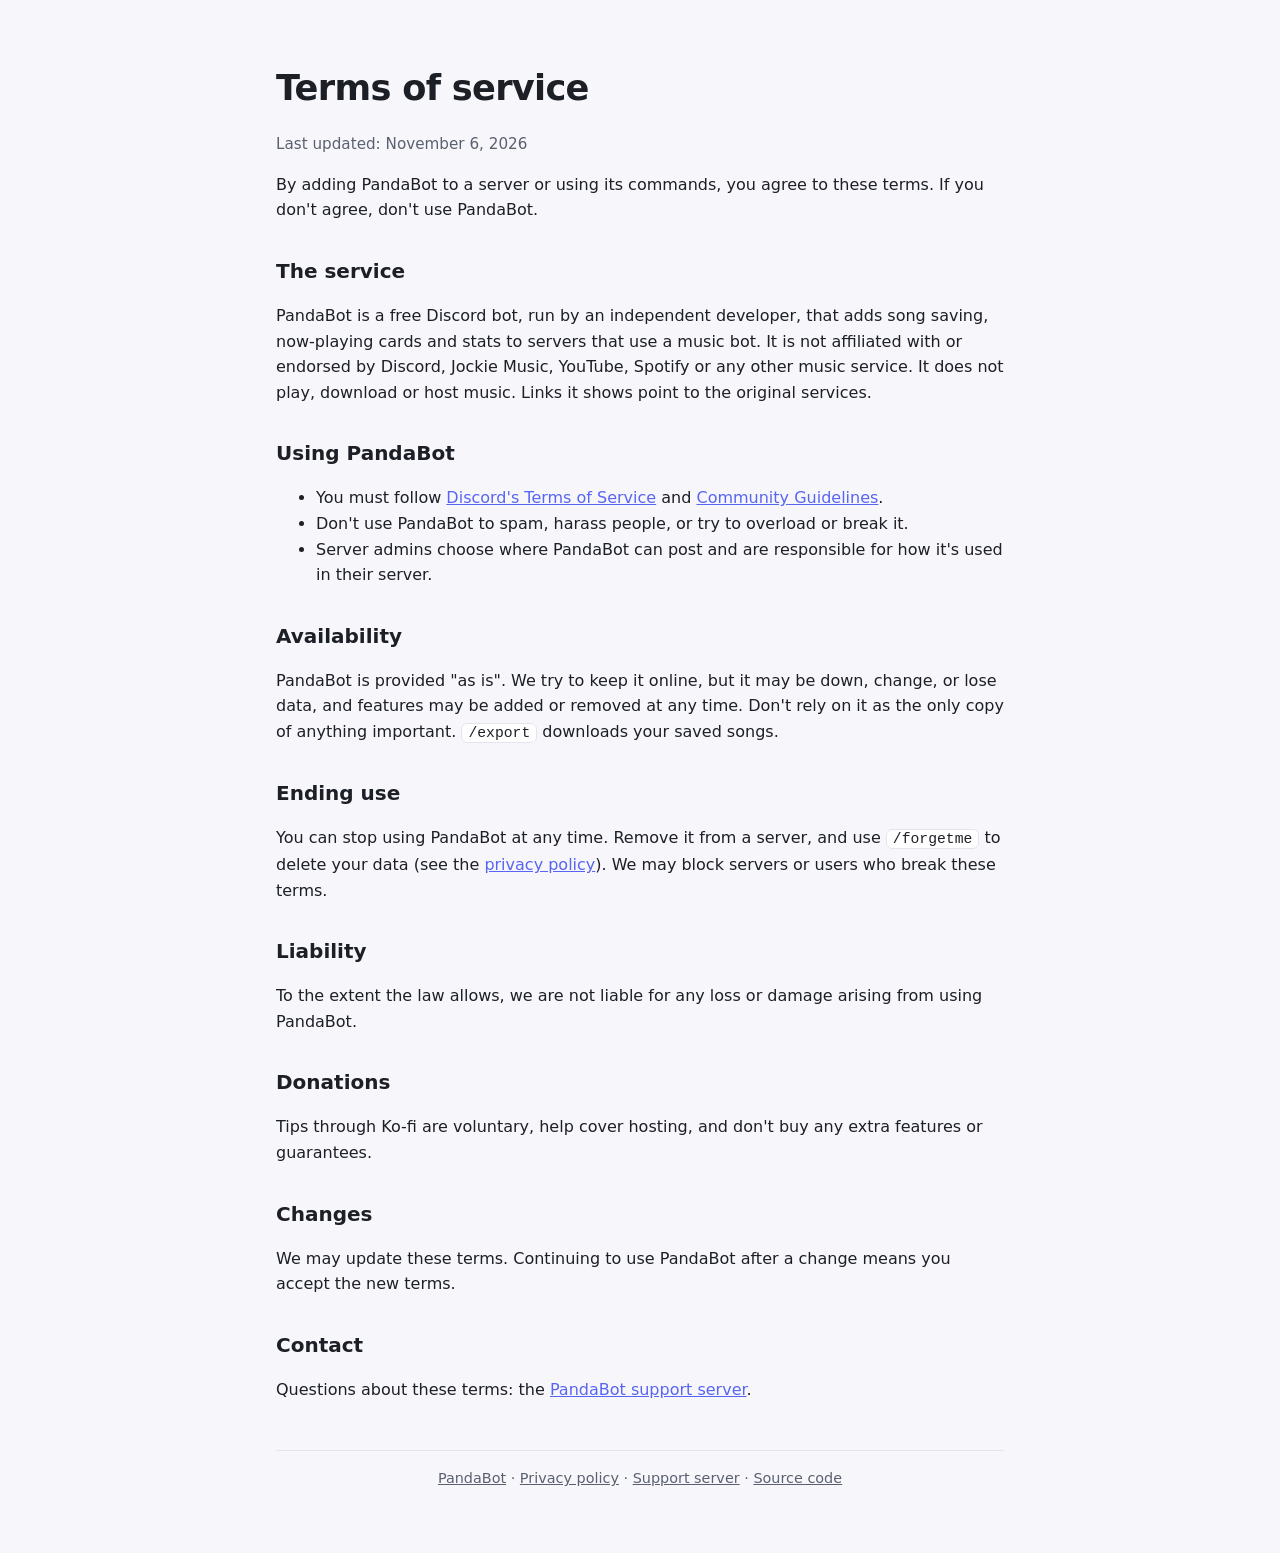
<file: site/terms.html>
<!doctype html>
<html lang="en">
<head>
  <meta charset="utf-8">
  <meta name="viewport" content="width=device-width, initial-scale=1">
  <title>PandaBot Terms of Service</title>
  <link rel="stylesheet" href="style.css">
</head>
<body>
<main>
  <h1>Terms of service</h1>
  <p class="updated">Last updated: November 6, 2026</p>

  <p>By adding PandaBot to a server or using its commands, you agree to these terms. If you don't agree, don't use PandaBot.</p>

  <h2>The service</h2>
  <p>PandaBot is a free Discord bot, run by an independent developer, that adds song saving, now-playing cards and stats to servers
  that use a music bot. It is not affiliated with or endorsed by Discord, Jockie Music, YouTube, Spotify or any other
  music service. It does not play, download or host music. Links it shows point to the original services.</p>

  <h2>Using PandaBot</h2>
  <ul>
    <li>You must follow <a href="https://discord.com/terms">Discord's Terms of Service</a> and <a href="https://discord.com/guidelines">Community Guidelines</a>.</li>
    <li>Don't use PandaBot to spam, harass people, or try to overload or break it.</li>
    <li>Server admins choose where PandaBot can post and are responsible for how it's used in their server.</li>
  </ul>

  <h2>Availability</h2>
  <p>PandaBot is provided "as is". We try to keep it online, but it may be down, change, or lose data, and features may be
  added or removed at any time. Don't rely on it as the only copy of anything important. <code>/export</code> downloads
  your saved songs.</p>

  <h2>Ending use</h2>
  <p>You can stop using PandaBot at any time. Remove it from a server, and use <code>/forgetme</code> to delete your data
  (see the <a href="privacy.html">privacy policy</a>). We may block servers or users who break these terms.</p>

  <h2>Liability</h2>
  <p>To the extent the law allows, we are not liable for any loss or damage arising from using PandaBot.</p>

  <h2>Donations</h2>
  <p>Tips through Ko-fi are voluntary, help cover hosting, and don't buy any extra features or guarantees.</p>

  <h2>Changes</h2>
  <p>We may update these terms. Continuing to use PandaBot after a change means you accept the new terms.</p>

  <h2>Contact</h2>
  <p>Questions about these terms: the <a href="https://discord.gg/vvShzeYx5E">PandaBot support server</a>.</p>

  <footer><a href="index.html">PandaBot</a> · <a href="privacy.html">Privacy policy</a> · <a href="https://discord.gg/vvShzeYx5E">Support server</a> · <a href="https://github.com/uncSoft/pandabot">Source code</a>
  </footer>
</main>
</body>
</html>
</file>
<file: site/style.css>
:root {
  --bg: #f7f7fb;
  --card: #ffffff;
  --text: #1d1f27;
  --muted: #5b6070;
  --accent: #5865f2;
  --accent-text: #ffffff;
  --border: #e3e5ee;
}
@media (prefers-color-scheme: dark) {
  :root {
    --bg: #15161b;
    --card: #1e2028;
    --text: #e9eaf0;
    --muted: #a3a8b8;
    --accent: #7983f5;
    --accent-text: #0e0f14;
    --border: #2c2f3a;
  }
}
* { box-sizing: border-box; }
body {
  margin: 0;
  background: var(--bg);
  color: var(--text);
  font: 16px/1.6 system-ui, -apple-system, "Segoe UI", Roboto, sans-serif;
}
main { max-width: 760px; margin: 0 auto; padding: 48px 16px 64px; }
header.hero { text-align: center; padding: 24px 0 8px; }
.logo { font-size: 56px; line-height: 1; }
h1 { font-size: 2.2rem; margin: 12px 0 8px; letter-spacing: -0.02em; }
h2 { font-size: 1.25rem; margin: 32px 0 8px; }
h3 { font-size: 1.05rem; margin: 20px 0 4px; }
p, li { color: var(--text); }
.lede { color: var(--muted); font-size: 1.1rem; margin: 0 auto 24px; max-width: 560px; }
.button {
  display: inline-block; background: var(--accent); color: var(--accent-text);
  padding: 12px 22px; border-radius: 10px; font-weight: 600; text-decoration: none;
}
.button.secondary { background: transparent; color: var(--text); border: 1px solid var(--border); }
.actions { display: flex; gap: 12px; justify-content: center; flex-wrap: wrap; }
.grid { display: grid; grid-template-columns: repeat(auto-fit, minmax(220px, 1fr)); gap: 12px; margin-top: 32px; }
.card { background: var(--card); border: 1px solid var(--border); border-radius: 12px; padding: 16px 18px; }
.card h3 { margin-top: 0; }
.card p { margin: 0; color: var(--muted); }
code { background: var(--card); border: 1px solid var(--border); border-radius: 6px; padding: 1px 6px; font-size: 0.92em; }
a { color: var(--accent); }
footer { margin-top: 48px; padding-top: 16px; border-top: 1px solid var(--border); color: var(--muted); font-size: 0.9rem; text-align: center; }
footer a { color: var(--muted); }
.updated { color: var(--muted); font-size: 0.95rem; }
table { border-collapse: collapse; width: 100%; margin: 8px 0; }
th, td { text-align: left; padding: 8px 10px; border-bottom: 1px solid var(--border); vertical-align: top; }
th { color: var(--muted); font-weight: 600; font-size: 0.9rem; }
main.wide { max-width: 820px; }
.shots { display: grid; gap: 32px; }
figure { margin: 0; }
figure img, .shot { display: block; width: 100%; height: auto; border-radius: 10px; border: 1px solid var(--border); }
figcaption h3 { margin: 0 0 2px; }
figcaption p { margin: 0 0 10px; color: var(--muted); }
.showcase { display: grid; gap: 16px; margin-top: 32px; }
.more { text-align: center; margin-top: 16px; }
</file>
